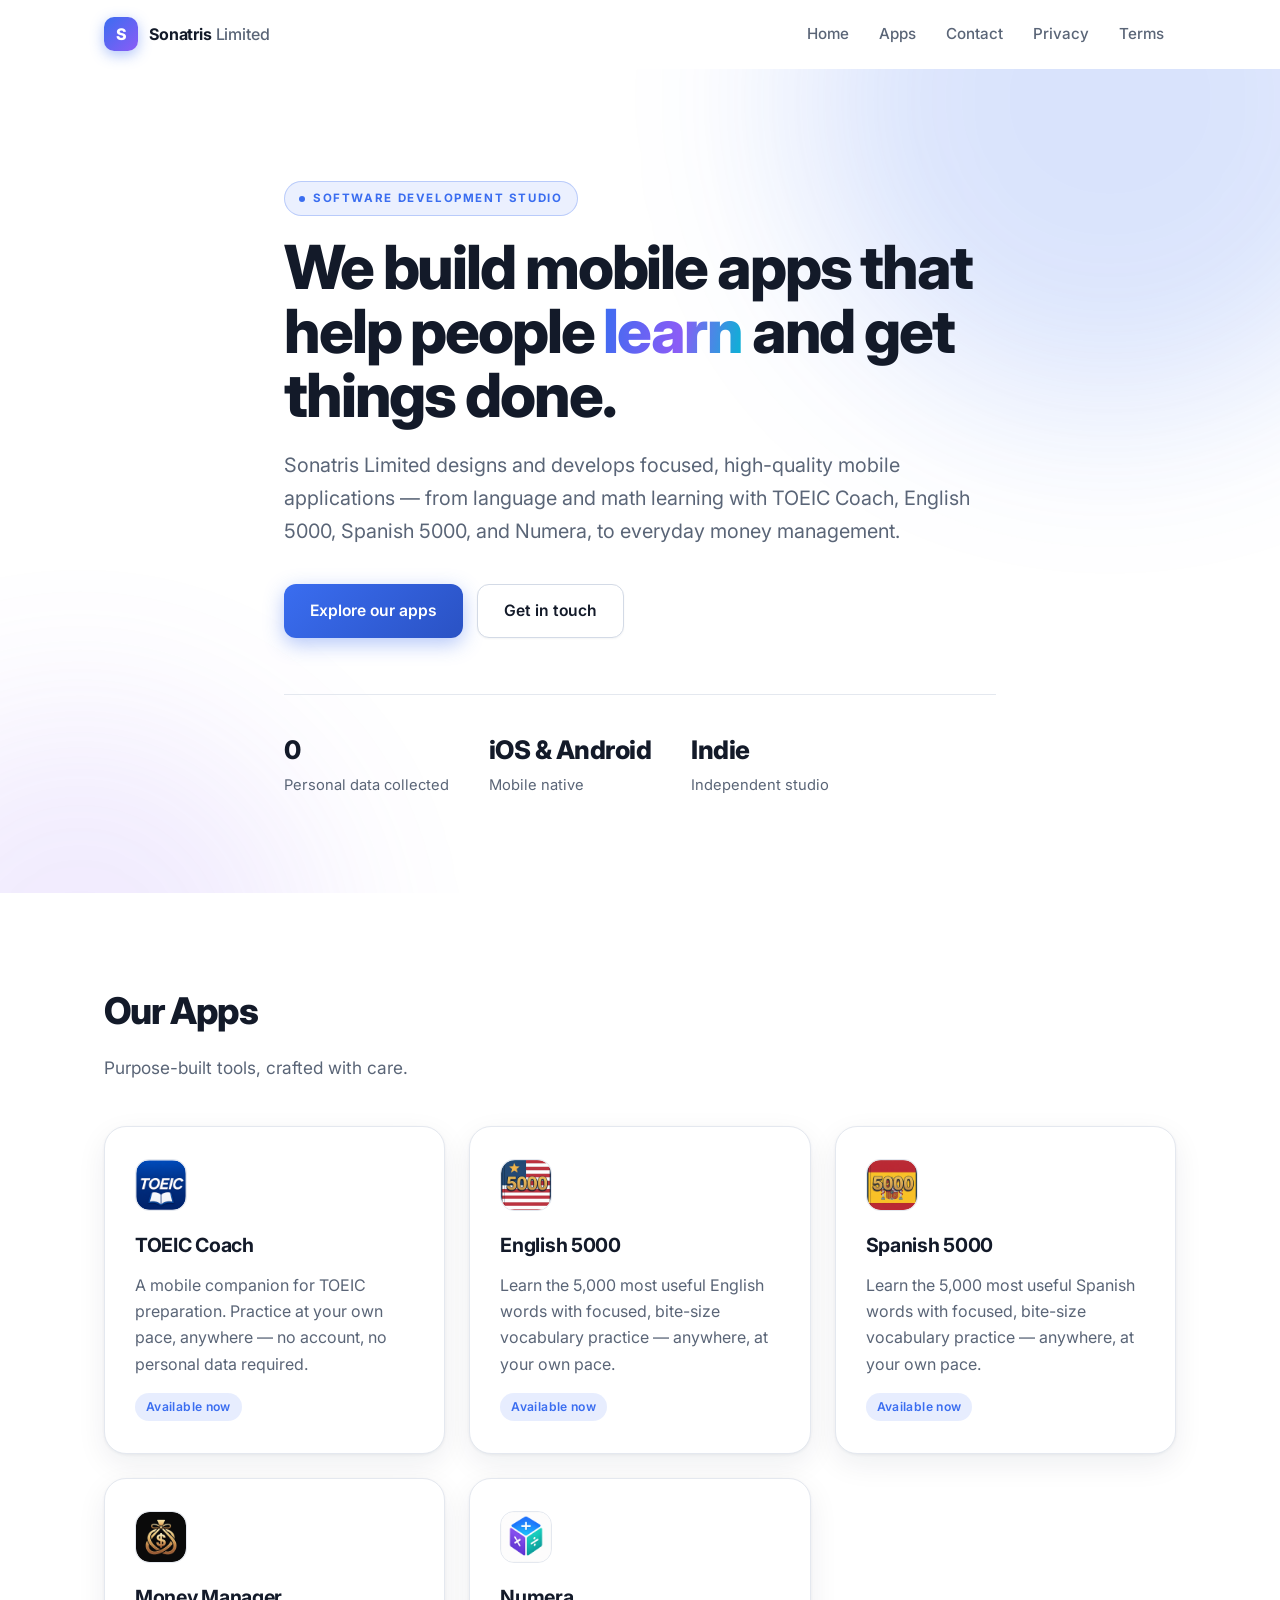
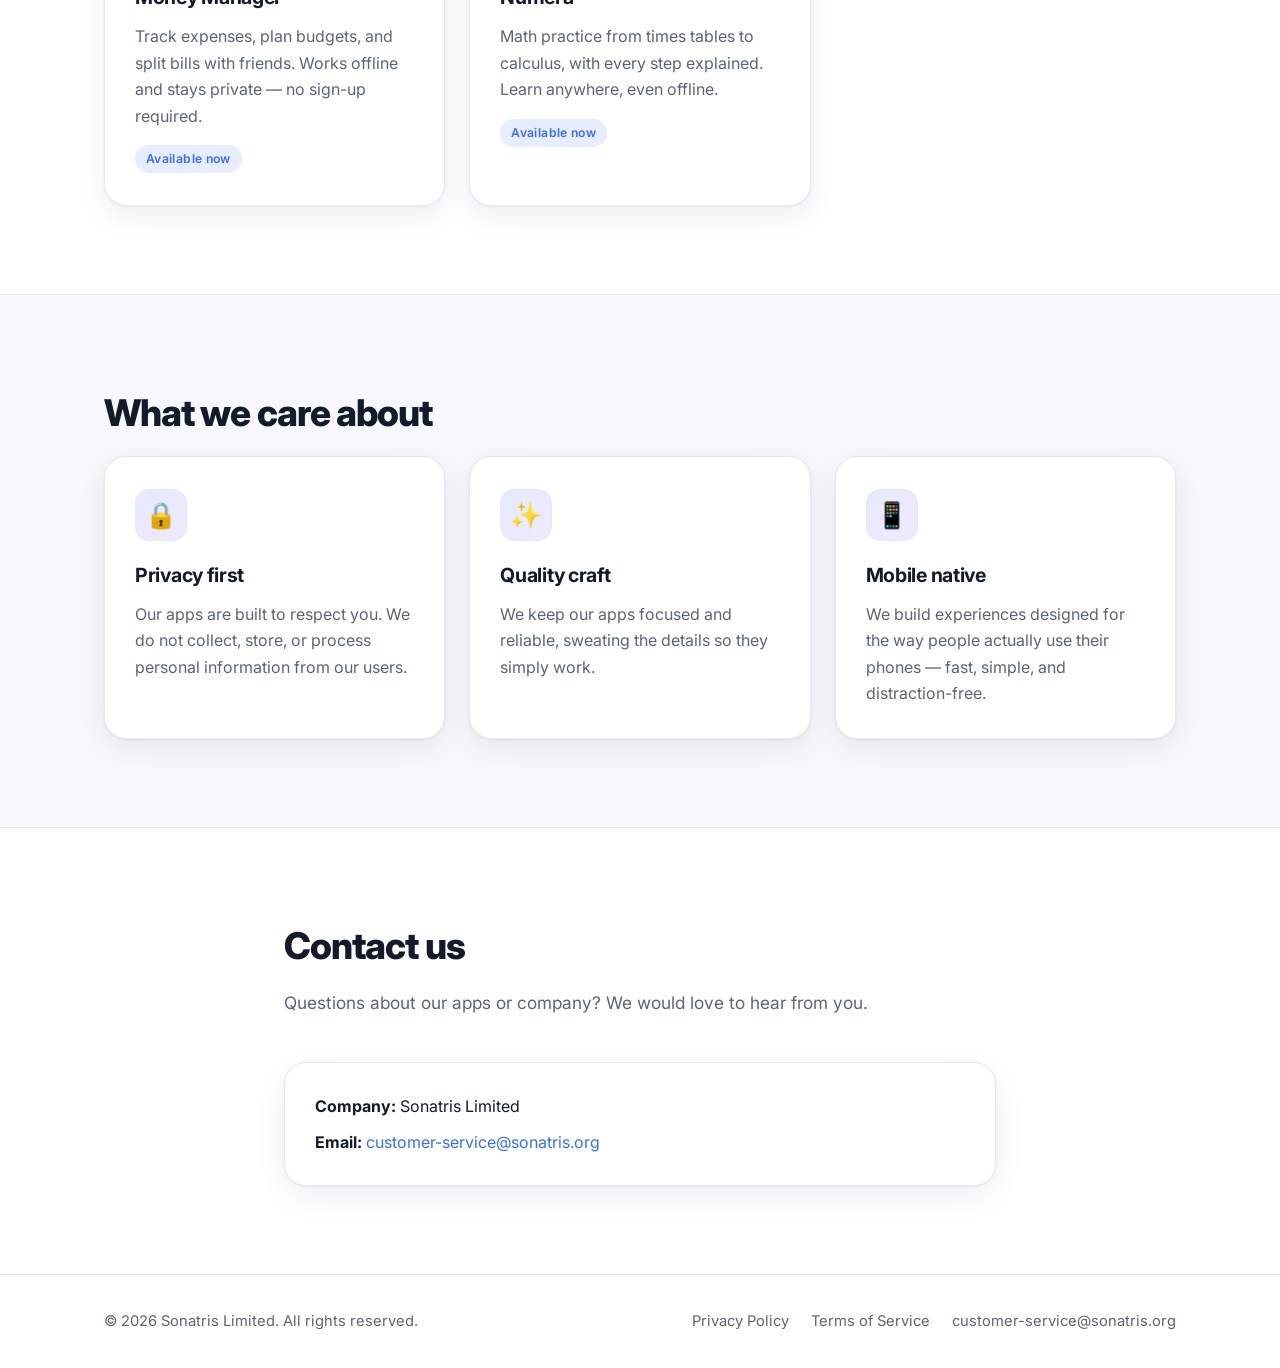
<file: index.html>
<!DOCTYPE html>
<html lang="en">
<head>
  <meta charset="UTF-8" />
  <meta name="viewport" content="width=device-width, initial-scale=1.0" />
  <title>Sonatris Limited — Software Development</title>
  <meta name="description" content="Sonatris Limited is a software development company building mobile applications, including TOEIC Coach, English 5000, Spanish 5000, Numera, and Money Manager." />
  <link rel="canonical" href="https://sonatris.org/" />
  <link rel="icon" href="data:image/svg+xml,<svg xmlns='http://www.w3.org/2000/svg' viewBox='0 0 100 100'><text y='.9em' font-size='90'>🎧</text></svg>" />
  <link rel="preconnect" href="https://fonts.googleapis.com" />
  <link rel="preconnect" href="https://fonts.gstatic.com" crossorigin />
  <link href="https://fonts.googleapis.com/css2?family=Inter:wght@400;500;600;700;800&display=swap" rel="stylesheet" />
  <link rel="stylesheet" href="styles.css" />
</head>
<body>
  <header class="site-header">
    <div class="container header-inner">
      <a class="brand" href="/">
        <span class="brand-mark">S</span>
        <span class="brand-name">Sonatris <span class="brand-light">Limited</span></span>
      </a>
      <nav class="site-nav">
        <a href="/">Home</a>
        <a href="#apps">Apps</a>
        <a href="#contact">Contact</a>
        <a href="/privacy">Privacy</a>
        <a href="/terms">Terms</a>
      </nav>
    </div>
  </header>

  <main>
    <section class="hero">
      <div class="container hero-inner">
        <p class="eyebrow">Software Development Studio</p>
        <h1>We build mobile apps that help people <span class="grad">learn</span> and get things done.</h1>
        <p class="lead">
          Sonatris Limited designs and develops focused, high-quality mobile
          applications — from language and math learning with TOEIC Coach,
          English 5000, Spanish 5000, and Numera, to everyday money management.
        </p>
        <div class="hero-actions">
          <a class="btn btn-primary" href="#apps">Explore our apps</a>
          <a class="btn btn-ghost" href="#contact">Get in touch</a>
        </div>
        <div class="stats">
          <div class="stat">
            <strong>0</strong>
            <span>Personal data collected</span>
          </div>
          <div class="stat">
            <strong>iOS &amp; Android</strong>
            <span>Mobile native</span>
          </div>
          <div class="stat">
            <strong>Indie</strong>
            <span>Independent studio</span>
          </div>
        </div>
      </div>
    </section>

    <section class="section" id="apps">
      <div class="container">
        <h2>Our Apps</h2>
        <p class="section-intro">Purpose-built tools, crafted with care.</p>
        <div class="cards">
          <article class="card reveal">
            <div class="card-icon card-icon-img">
              <img src="resources/TOEIC-512.png" alt="TOEIC Coach app icon" />
            </div>
            <h3>TOEIC Coach</h3>
            <p>
              A mobile companion for TOEIC preparation. Practice at your own
              pace, anywhere — no account, no personal data required.
            </p>
            <span class="card-tag">Available now</span>
          </article>
          <article class="card reveal">
            <div class="card-icon card-icon-img">
              <img src="resources/icon-english-256.png" alt="English 5000 app icon" />
            </div>
            <h3>English 5000</h3>
            <p>
              Learn the 5,000 most useful English words with focused,
              bite-size vocabulary practice — anywhere, at your own pace.
            </p>
            <span class="card-tag">Available now</span>
          </article>
          <article class="card reveal">
            <div class="card-icon card-icon-img">
              <img src="resources/icon-spanish-256.png" alt="Spanish 5000 app icon" />
            </div>
            <h3>Spanish 5000</h3>
            <p>
              Learn the 5,000 most useful Spanish words with focused,
              bite-size vocabulary practice — anywhere, at your own pace.
            </p>
            <span class="card-tag">Available now</span>
          </article>
          <article class="card reveal">
            <div class="card-icon card-icon-img">
              <img src="resources/icon-money-manager-256.png" alt="Money Manager app icon" />
            </div>
            <h3>Money Manager</h3>
            <p>
              Track expenses, plan budgets, and split bills with friends.
              Works offline and stays private — no sign-up required.
            </p>
            <span class="card-tag">Available now</span>
          </article>
          <article class="card reveal">
            <div class="card-icon card-icon-img">
              <img src="resources/icon-numera-256.png" alt="Numera app icon" />
            </div>
            <h3>Numera</h3>
            <p>
              Math practice from times tables to calculus, with every step
              explained. Learn anywhere, even offline.
            </p>
            <span class="card-tag">Available now</span>
          </article>
        </div>
      </div>
    </section>

    <section class="section section-alt" id="values">
      <div class="container">
        <h2>What we care about</h2>
        <div class="cards">
          <article class="card reveal">
            <div class="card-icon">🔒</div>
            <h3>Privacy first</h3>
            <p>
              Our apps are built to respect you. We do not collect, store, or
              process personal information from our users.
            </p>
          </article>
          <article class="card reveal">
            <div class="card-icon">✨</div>
            <h3>Quality craft</h3>
            <p>
              We keep our apps focused and reliable, sweating the details so
              they simply work.
            </p>
          </article>
          <article class="card reveal">
            <div class="card-icon">📱</div>
            <h3>Mobile native</h3>
            <p>
              We build experiences designed for the way people actually use
              their phones — fast, simple, and distraction-free.
            </p>
          </article>
        </div>
      </div>
    </section>

    <section class="section" id="contact">
      <div class="container contact-inner">
        <h2>Contact us</h2>
        <p class="section-intro">
          Questions about our apps or company? We would love to hear from you.
        </p>
        <div class="contact-card reveal">
          <ul class="contact-list">
            <li><strong>Company:</strong> Sonatris Limited</li>
            <li>
              <strong>Email:</strong>
              <a href="mailto:customer-service@sonatris.org">customer-service@sonatris.org</a>
            </li>
          </ul>
        </div>
      </div>
    </section>
  </main>

  <footer class="site-footer">
    <div class="container footer-inner">
      <p>&copy; <span id="year">2026</span> Sonatris Limited. All rights reserved.</p>
      <nav class="footer-nav">
        <a href="/privacy">Privacy Policy</a>
        <a href="/terms">Terms of Service</a>
        <a href="mailto:customer-service@sonatris.org">customer-service@sonatris.org</a>
      </nav>
    </div>
  </footer>

  <script>
    document.getElementById('year').textContent = new Date().getFullYear();

    // Shadow the sticky header once the page scrolls.
    var header = document.querySelector('.site-header');
    var onScroll = function () {
      header.classList.toggle('is-stuck', window.scrollY > 8);
    };
    onScroll();
    window.addEventListener('scroll', onScroll, { passive: true });

    // Fade cards in as they enter the viewport.
    var revealables = document.querySelectorAll('.reveal');
    if ('IntersectionObserver' in window) {
      var observer = new IntersectionObserver(function (entries) {
        entries.forEach(function (entry, i) {
          if (!entry.isIntersecting) return;
          entry.target.style.transitionDelay = (i * 80) + 'ms';
          entry.target.classList.add('is-visible');
          observer.unobserve(entry.target);
        });
      }, { rootMargin: '0px 0px -10% 0px' });
      revealables.forEach(function (el) { observer.observe(el); });
    } else {
      revealables.forEach(function (el) { el.classList.add('is-visible'); });
    }
  </script>
</body>
</html>
</file>
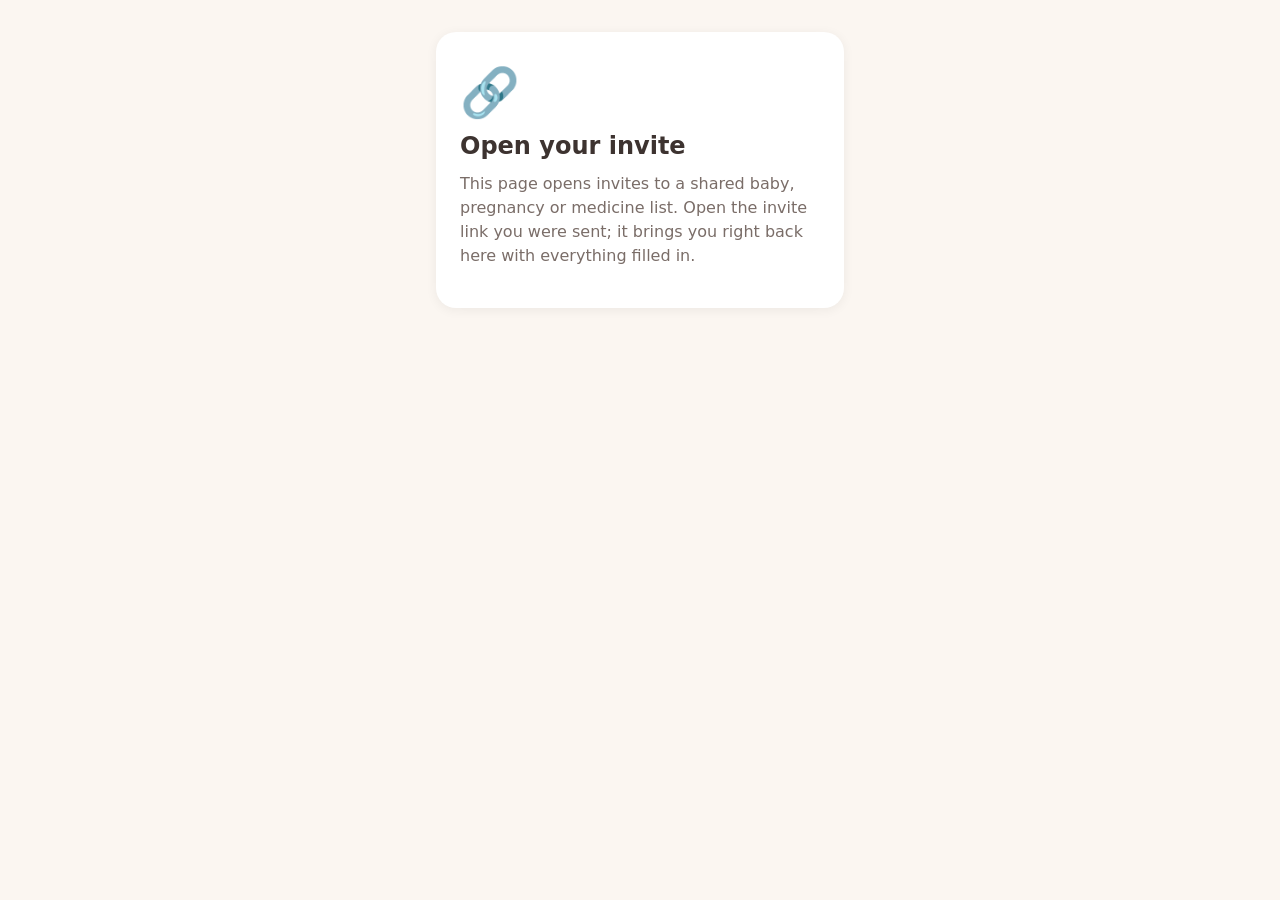
<file: join.html>
<!doctype html>
<html lang="en">
<head>
  <meta charset="utf-8">
  <meta name="viewport" content="width=device-width, initial-scale=1">
  <title>Join a share</title>
  <!--
    The join page for shared files: My Pregnancy's partner sharing, My
    Medicines' carer sharing and Baby Tracker's family sharing. Host it as a static page (e.g. GitHub Pages)
    at PARTNER_JOIN_URL / SHARE_JOIN_URL. The invite link is
    <this page>?app=<pregnancy|medicine|baby>&f=<fileId> (no app: pregnancy;
    no app and no file: a neutral "Open your invite").

    The app uses the drive.file scope, so it can only open a file the
    other person picked here once in the Google file picker. The picker
    shows only the shared file; then the page returns to the app with
    <scheme>://join?f=<fileId>.

    Each app has its own Google Cloud project (so the sign-in screen shows
    that app's name and logo). Fill in per app, in APPS below, from the
    project that the app's sign-in uses:
      clientId  OAuth client id of type "Web application", with this page's
                origin under "Authorized JavaScript origins" (the same id as
                GOOGLE_SERVER_CLIENT_ID in release/<app>.json)
      apiKey    API key restricted to the Google Picker API and this origin
      appId     the project number
    The picker grants drive.file access to the project given by appId, so it
    must be the app's own project or the app can't open the picked file.
  -->
  <style>
    :root { --bg: #fbf6f1; --card: #ffffff; --text: #3d3330; --muted: #7a6d68; --accent: #8fae9a; --accent-dark: #5f8a6f; }
    @media (prefers-color-scheme: dark) {
      :root { --bg: #1f1b1a; --card: #2a2524; --text: #f3ece8; --muted: #b8aca6; --accent: #8fae9a; --accent-dark: #a9c8b3; }
    }
    * { box-sizing: border-box; }
    body { margin: 0; background: var(--bg); color: var(--text); font: 16px/1.5 system-ui, -apple-system, "Segoe UI", Roboto, sans-serif; }
    main { max-width: 440px; margin: 0 auto; padding: 32px 16px; }
    .card { background: var(--card); border-radius: 20px; padding: 24px; box-shadow: 0 2px 12px rgba(0,0,0,.06); }
    h1 { font-size: 1.5rem; margin: 0 0 8px; }
    p { margin: 0 0 16px; color: var(--muted); }
    ol { padding-inline-start: 20px; color: var(--muted); }
    button, .button { display: block; width: 100%; padding: 14px; border: 0; border-radius: 999px; background: var(--accent-dark); color: #fff; font: inherit; font-weight: 700; text-align: center; text-decoration: none; cursor: pointer; }
    button.secondary, .button.secondary { background: transparent; color: var(--accent-dark); border: 2px solid var(--accent); margin-top: 12px; }
    button:disabled { opacity: .5; }
    #error { color: #b3261e; display: none; }
    [hidden] { display: none !important; }
  </style>
</head>
<body>
<main>
  <div class="card">
    <div id="emoji" style="font-size:48px">🔗</div>
    <h1 id="title">Open your invite</h1>
    <p id="intro">This page opens invites to a shared baby, pregnancy or medicine list. Open the invite link you were sent; it brings you right back here with everything filled in.</p>
    <ol id="steps" hidden>
      <li>Install <span class="name">My Pregnancy</span> if you haven't yet.</li>
      <li>Sign in with the Google account the invite was sent to.</li>
      <li>Tap <b>Select</b> on the shared file. That's the only file the app can open.</li>
    </ol>
    <p id="error"></p>
    <button id="join" disabled hidden>Sign in and join</button>
    <a id="install" hidden class="button secondary" href="https://play.google.com/store/apps/details?id=com.sonatris.pregnancy_tracker">Install <span class="name">My Pregnancy</span></a>
  </div>
</main>
<script>
  const SCOPE = 'https://www.googleapis.com/auth/drive.file';

  const APPS = {
    pregnancy: {
      name: 'My Pregnancy', scheme: 'pregnancy', package: 'com.sonatris.pregnancy_tracker', emoji: '🤍',
      title: 'Join the shared pregnancy',
      intro: "Your partner invited you to follow along in My Pregnancy. You'll see the week, the baby's journey, appointments, checklists and baby names.",
      who: 'your partner',
      clientId: '969664634650-i7ntol61plov749an3nsl8nr9bchboh9.apps.googleusercontent.com',
      apiKey: 'AIzaSyAo2QYwpfTZwGIeJRCzdl9ovUIyVaSOZGg',
      appId: '969664634650',
    },
    medicine: {
      name: 'My Medicines', scheme: 'medicine', package: 'com.sonatris.medicine_tracker', emoji: '💊',
      title: 'Follow shared medicines',
      intro: "Someone invited you to follow their medicines in My Medicines. You'll both see the medicines, the doses taken and the stock, and both can change them.",
      who: 'the person who invited you',
      clientId: '504766791447-rq72ur9nohlv6369nirgguuiqpkngj9s.apps.googleusercontent.com',
      apiKey: 'AIzaSyDHxJ0Uw5Zzb3ZcZW7vz0CufMpTCL91gDo',
      appId: '504766791447',
    },
    baby: {
      name: 'Baby Tracker', scheme: 'baby', package: 'com.sonatris.baby_tracker', emoji: '🍼',
      title: 'Join the shared baby',
      intro: "You've been invited to follow a baby in Baby Tracker. You'll see the feeds, sleep, diapers and growth, and can log them too.",
      who: 'the person who invited you',
      clientId: '29522439533-55f5q2u5blleeh853cut7fqqimqpsdno.apps.googleusercontent.com',
      apiKey: 'AIzaSyDQ7sC6xC4guWAu9UNyyQjHbNCJwGya55U',
      appId: '29522439533',
    },
  };
  const params = new URLSearchParams(location.search);
  const fileId = params.get('f');
  // My Pregnancy's invite links have no app= (they came first). Without an
  // app and a file, the page stays on "Open your invite".
  const app = APPS[params.get('app')] || (fileId ? APPS.pregnancy : null);
  if (!app) {
    window.gisLoaded = window.gapiLoaded = () => {};
    throw new Error('no invite in this link');
  }
  const PACKAGE = app.package;
  for (const id of ['steps', 'join', 'install']) document.getElementById(id).hidden = false;

  document.title = app.title;
  document.getElementById('emoji').textContent = app.emoji;
  document.getElementById('title').textContent = app.title;
  document.getElementById('intro').textContent = app.intro;
  document.querySelectorAll('.name').forEach((e) => { e.textContent = app.name; });
  document.getElementById('install').href = 'https://play.google.com/store/apps/details?id=' + PACKAGE;
  const join = document.getElementById('join');
  const error = document.getElementById('error');

  function fail(message) {
    error.textContent = message;
    error.style.display = 'block';
  }

  // Android opens the app through an intent link, or the Play Store when
  // it isn't installed.
  function openApp(id) {
    const query = 'join?f=' + encodeURIComponent(id);
    if (/Android/i.test(navigator.userAgent)) {
      const store = 'https://play.google.com/store/apps/details?id=' + PACKAGE;
      location.href = 'intent://' + query + '#Intent;scheme=' + app.scheme + ';package=' + PACKAGE +
        ';S.browser_fallback_url=' + encodeURIComponent(store) + ';end';
    } else {
      location.href = app.scheme + '://' + query;
    }
  }

  let gisReady = false, pickerReady = false;
  function ready() {
    if (gisReady && pickerReady && fileId) join.disabled = false;
  }
  if (!fileId) fail('This link is incomplete. Ask ' + app.who + ' to send the invite again.');

  window.gisLoaded = () => { gisReady = true; ready(); };
  window.gapiLoaded = () => gapi.load('picker', () => { pickerReady = true; ready(); });

  join.addEventListener('click', () => {
    const client = google.accounts.oauth2.initTokenClient({
      client_id: app.clientId,
      scope: SCOPE,
      callback: (response) => {
        if (response.error) return fail('Sign-in did not work. Please try again.');
        showPicker(response.access_token);
      },
    });
    client.requestAccessToken({ prompt: 'select_account' });
  });

  function showPicker(token) {
    const view = new google.picker.DocsView(google.picker.ViewId.DOCS).setFileIds(fileId).setMode(google.picker.DocsViewMode.LIST);
    const picker = new google.picker.PickerBuilder()
      .setAppId(app.appId)
      .setDeveloperKey(app.apiKey)
      .setOAuthToken(token)
      .addView(view)
      .enableFeature(google.picker.Feature.NAV_HIDDEN)
      .setCallback((data) => {
        const action = data[google.picker.Response.ACTION];
        if (action === google.picker.Action.PICKED) {
          openApp(data[google.picker.Response.DOCUMENTS][0][google.picker.Document.ID]);
        } else if (action === google.picker.Action.CANCEL) {
          fail("No file was selected. If the list was empty, sign in with the Google account the invite was sent to.");
        }
      })
      .build();
    picker.setVisible(true);
  }
</script>
<script async defer src="https://accounts.google.com/gsi/client" onload="gisLoaded()"></script>
<script async defer src="https://apis.google.com/js/api.js" onload="gapiLoaded()"></script>
</body>
</html>
</file>
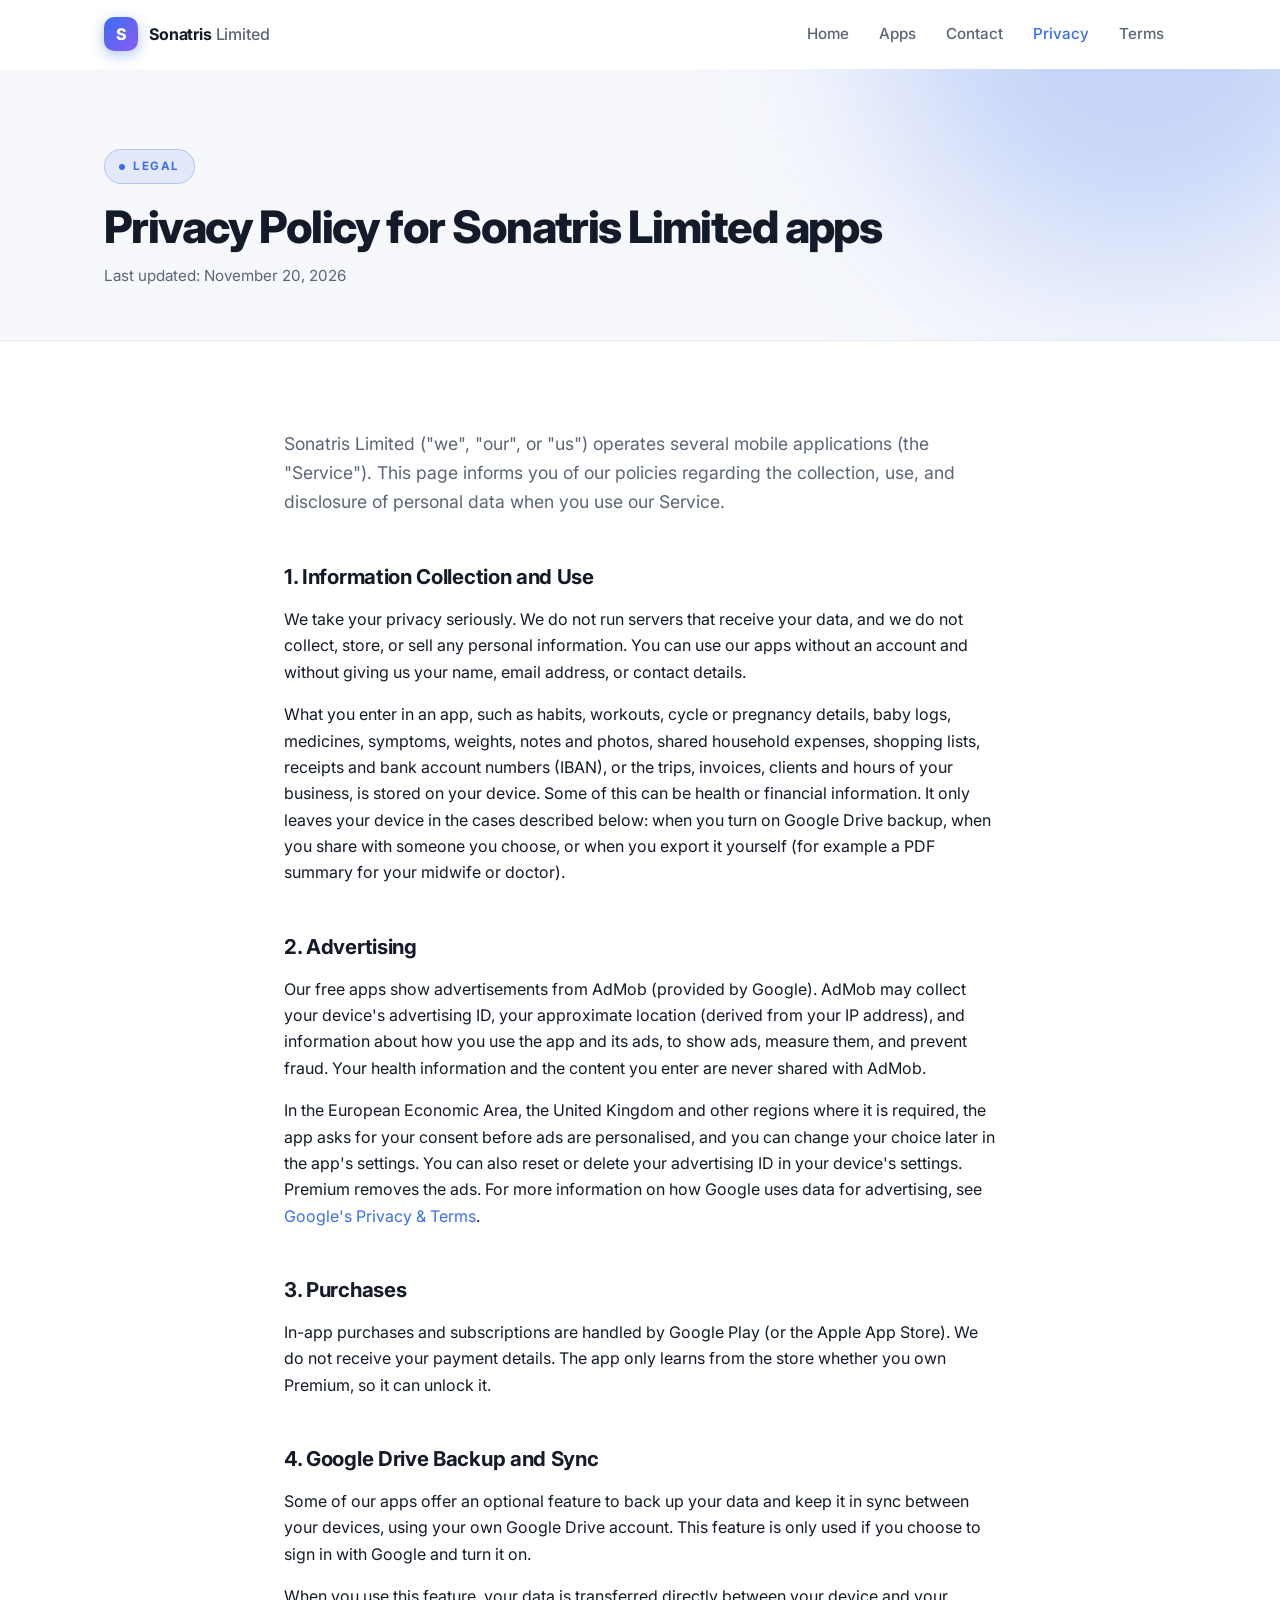
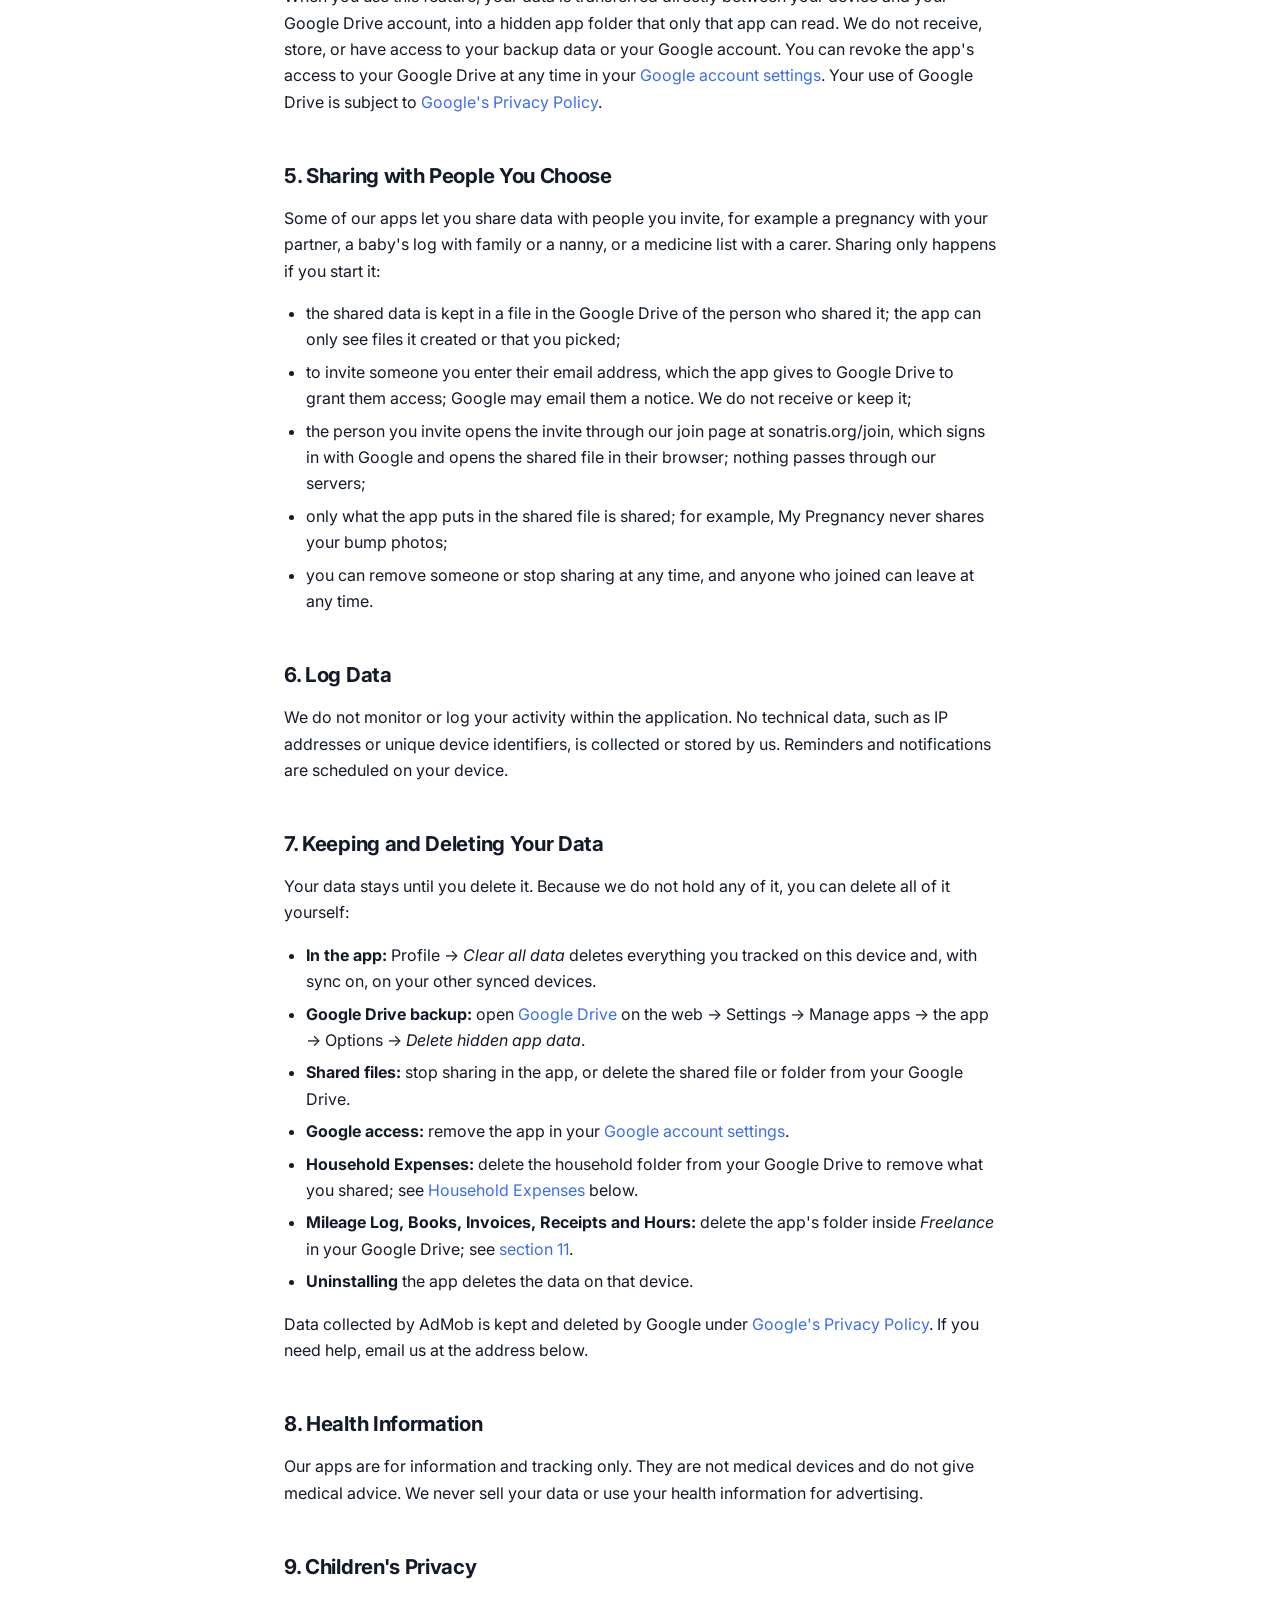
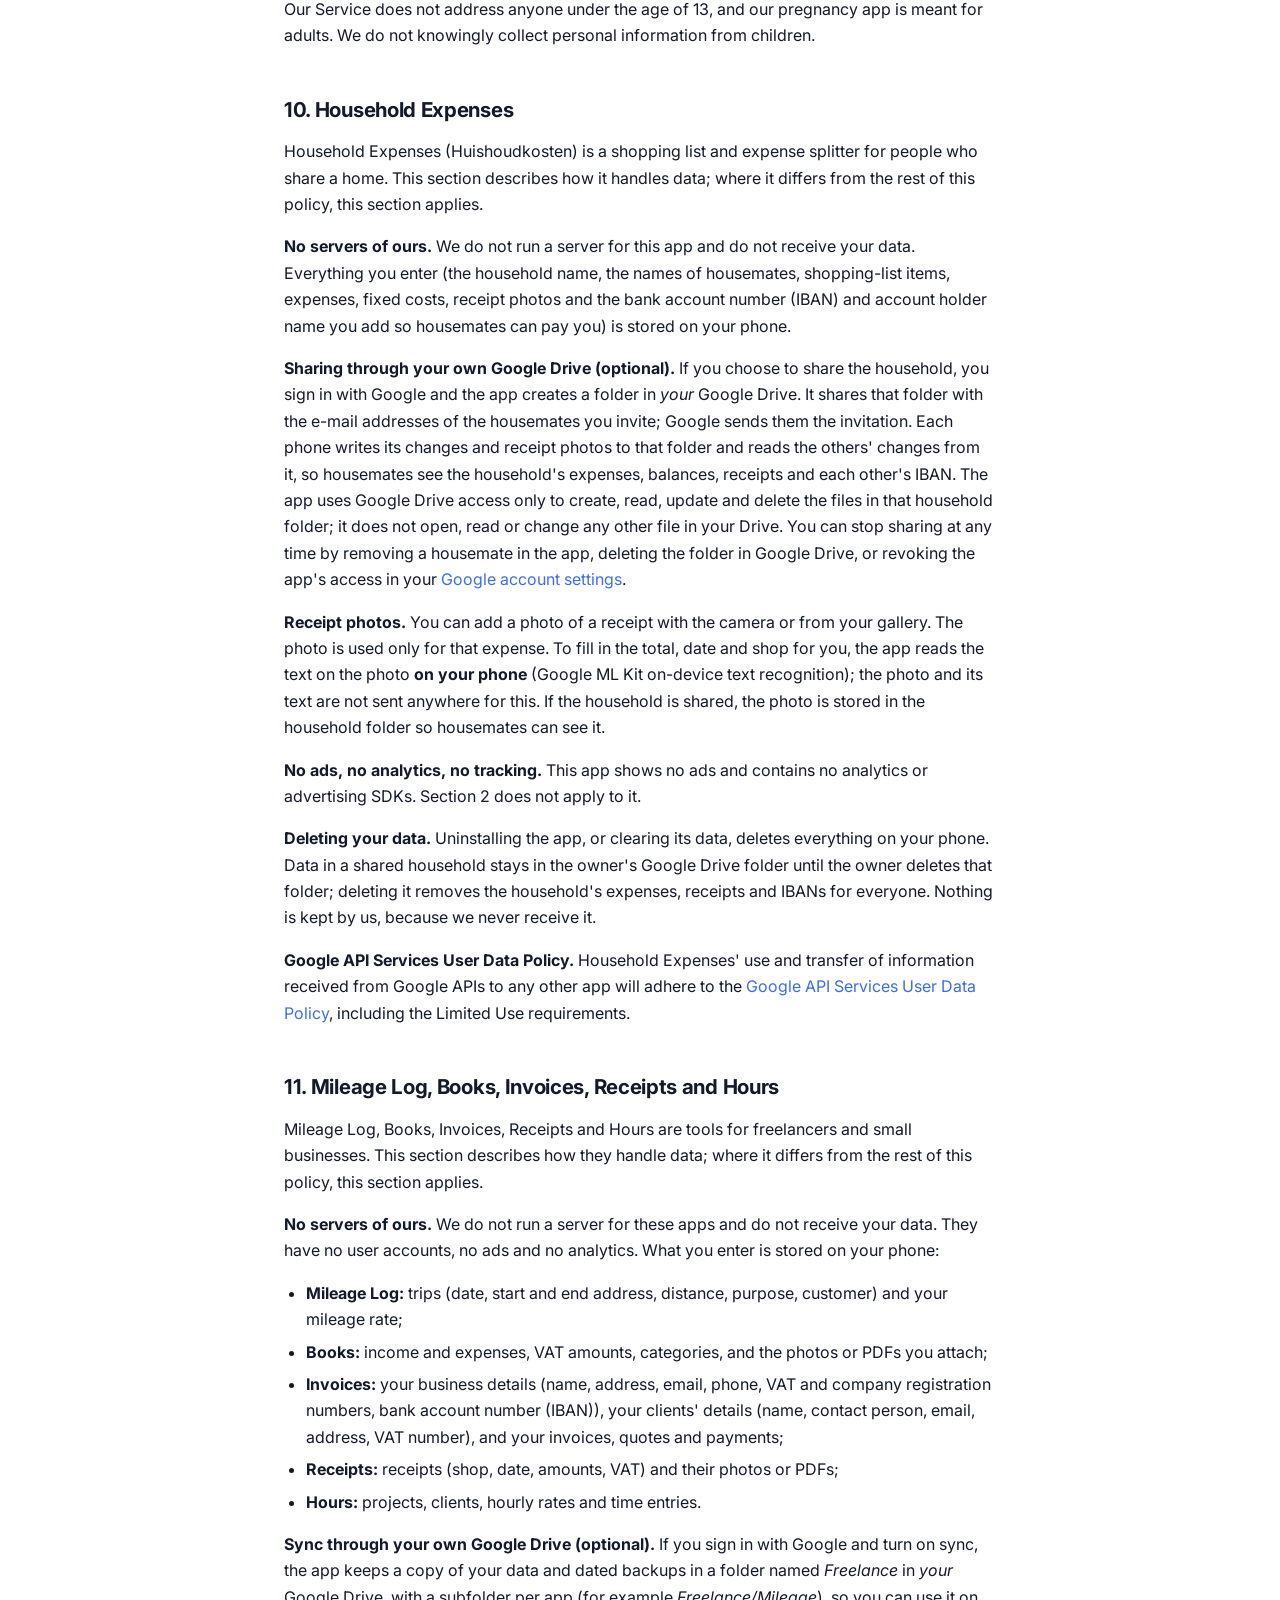
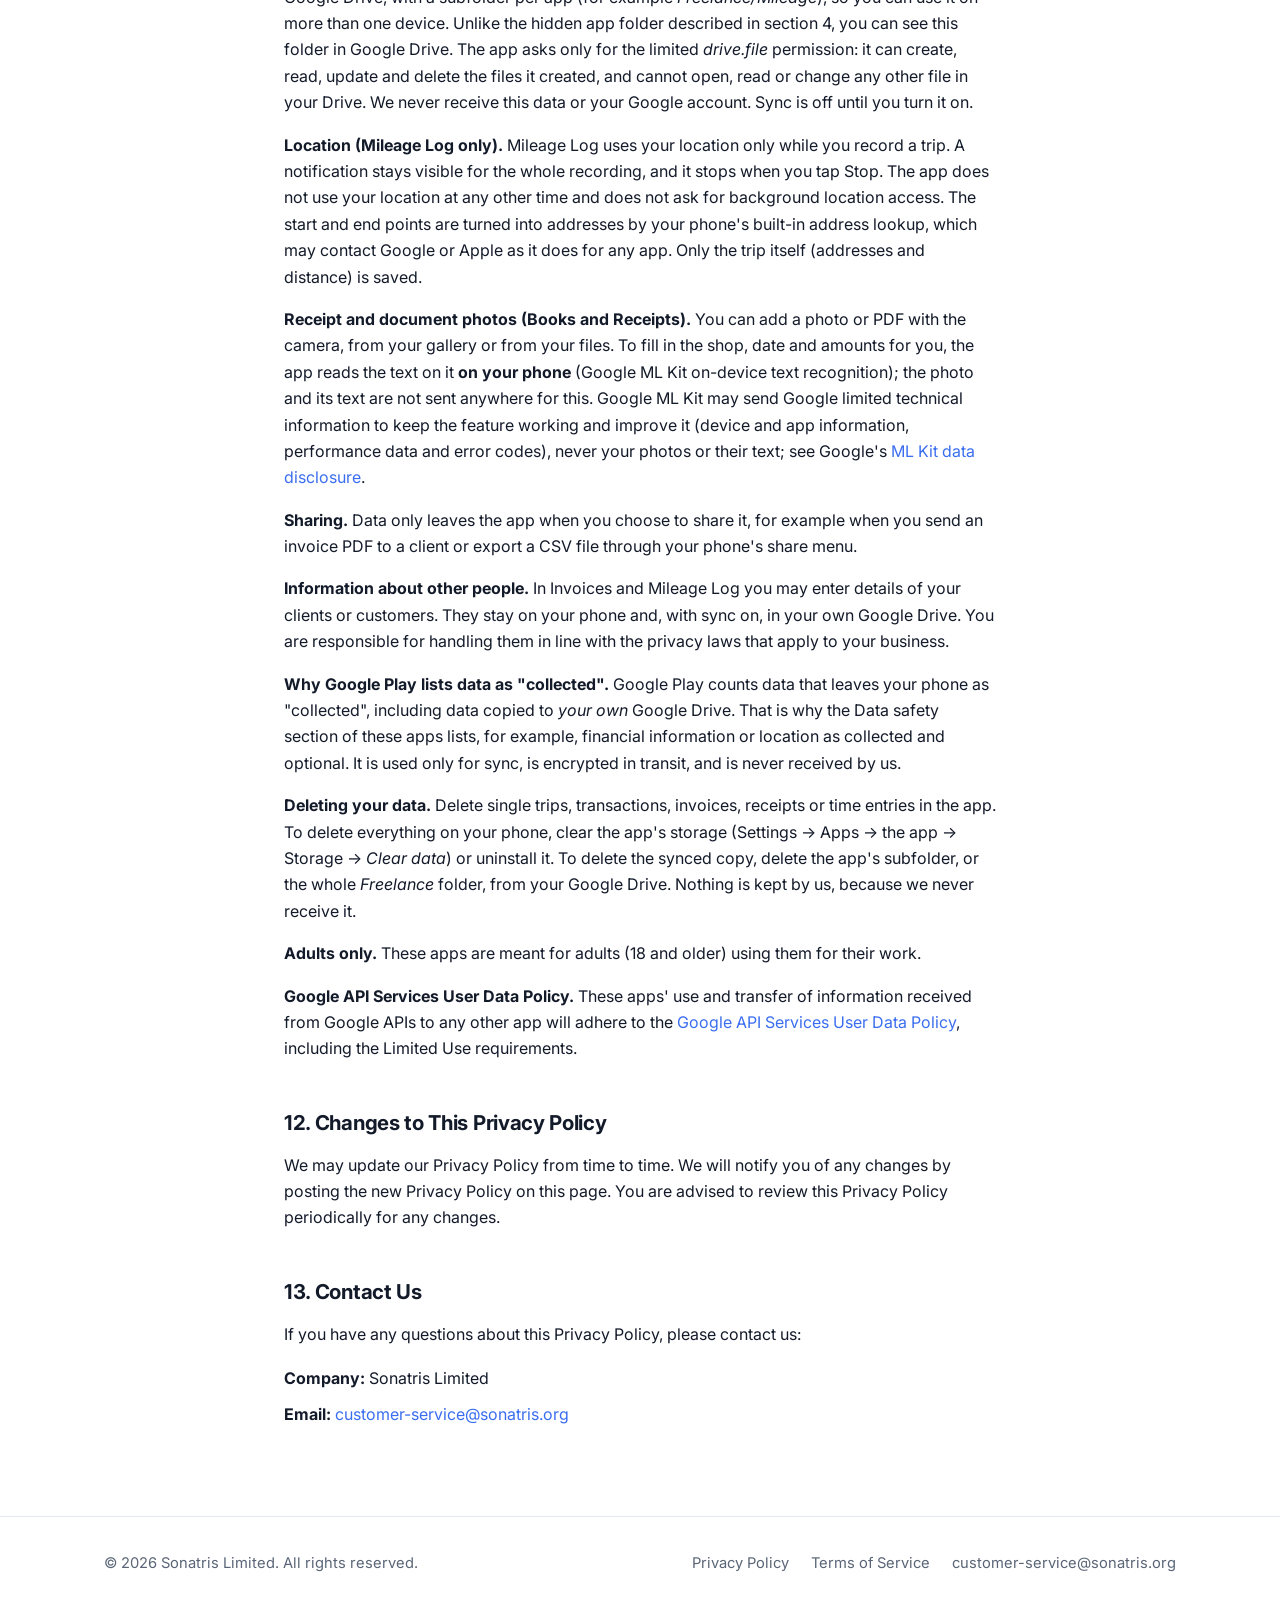
<file: privacy.html>
<!DOCTYPE html>
<html lang="en">
<head>
  <meta charset="UTF-8" />
  <meta name="viewport" content="width=device-width, initial-scale=1.0" />
  <title>Privacy Policy — Sonatris Limited</title>
  <meta name="description" content="Privacy Policy for Sonatris Limited apps" />
  <link rel="canonical" href="https://sonatris.org/privacy" />
  <link rel="icon" href="data:image/svg+xml,<svg xmlns='http://www.w3.org/2000/svg' viewBox='0 0 100 100'><text y='.9em' font-size='90'>🎧</text></svg>" />
  <link rel="preconnect" href="https://fonts.googleapis.com" />
  <link rel="preconnect" href="https://fonts.gstatic.com" crossorigin />
  <link href="https://fonts.googleapis.com/css2?family=Inter:wght@400;500;600;700;800&display=swap" rel="stylesheet" />
  <link rel="stylesheet" href="styles.css" />
</head>
<body>
  <header class="site-header">
    <div class="container header-inner">
      <a class="brand" href="/">
        <span class="brand-mark">S</span>
        <span class="brand-name">Sonatris <span class="brand-light">Limited</span></span>
      </a>
      <nav class="site-nav">
        <a href="/">Home</a>
        <a href="/#apps">Apps</a>
        <a href="/#contact">Contact</a>
        <a href="/privacy" aria-current="page">Privacy</a>
        <a href="/terms">Terms</a>
      </nav>
    </div>
  </header>

  <main>
    <section class="page-hero">
      <div class="container">
        <p class="eyebrow">Legal</p>
        <h1>Privacy Policy for Sonatris Limited apps</h1>
        <p class="updated">Last updated: November 20, 2026</p>
      </div>
    </section>

    <section class="section">
      <div class="container prose">
        <p>
          Sonatris Limited ("we", "our", or "us") operates several
          mobile applications (the "Service"). This page informs you of our
          policies regarding the collection, use, and disclosure of personal
          data when you use our Service.
        </p>

        <h2>1. Information Collection and Use</h2>
        <p>
          We take your privacy seriously. We do not run servers that receive
          your data, and we do not collect, store, or sell any personal
          information. You can use our apps without an account and without
          giving us your name, email address, or contact details.
        </p>
        <p>
          What you enter in an app, such as habits, workouts, cycle or
          pregnancy details, baby logs, medicines, symptoms, weights, notes and
          photos, shared household expenses, shopping lists, receipts and
          bank account numbers (IBAN), or the trips, invoices, clients and hours
          of your business, is stored on your device. Some of this
          can be health or financial information. It only leaves your device in the cases described below:
          when you turn on Google Drive backup, when you share with someone you
          choose, or when you export it yourself (for example a PDF summary for
          your midwife or doctor).
        </p>

        <h2>2. Advertising</h2>
        <p>
          Our free apps show advertisements from AdMob (provided by Google).
          AdMob may collect your device's advertising ID, your approximate
          location (derived from your IP address), and information about how
          you use the app and its ads, to show ads, measure them, and prevent
          fraud. Your health information and the content you enter are never
          shared with AdMob.
        </p>
        <p>
          In the European Economic Area, the United Kingdom and other regions
          where it is required, the app asks for your consent before ads are
          personalised, and you can change your choice later in the app's
          settings. You can also reset or delete your advertising ID in your
          device's settings. Premium removes the ads. For more information on
          how Google uses data for advertising, see
          <a href="https://policies.google.com/technologies/ads" target="_blank" rel="noopener noreferrer">Google's Privacy &amp; Terms</a>.
        </p>

        <h2>3. Purchases</h2>
        <p>
          In-app purchases and subscriptions are handled by Google Play (or the
          Apple App Store). We do not receive your payment details. The app
          only learns from the store whether you own Premium, so it can unlock
          it.
        </p>

        <h2>4. Google Drive Backup and Sync</h2>
        <p>
          Some of our apps offer an optional feature to back up your data and
          keep it in sync between your devices, using your own Google Drive
          account. This feature is only used if you choose to sign in with
          Google and turn it on.
        </p>
        <p>
          When you use this feature, your data is transferred directly between
          your device and your Google Drive account, into a hidden app folder
          that only that app can read. We do not receive, store, or have access
          to your backup data or your Google account. You can revoke the app's
          access to your Google Drive at any time in your
          <a href="https://myaccount.google.com/permissions" target="_blank" rel="noopener noreferrer">Google account settings</a>.
          Your use of Google Drive is subject to
          <a href="https://policies.google.com/privacy" target="_blank" rel="noopener noreferrer">Google's Privacy Policy</a>.
        </p>

        <h2>5. Sharing with People You Choose</h2>
        <p>
          Some of our apps let you share data with people you invite, for
          example a pregnancy with your partner, a baby's log with family or a
          nanny, or a medicine list with a carer. Sharing only happens if you
          start it:
        </p>
        <ul>
          <li>the shared data is kept in a file in the Google Drive of the person who shared it; the app can only see files it created or that you picked;</li>
          <li>to invite someone you enter their email address, which the app gives to Google Drive to grant them access; Google may email them a notice. We do not receive or keep it;</li>
          <li>the person you invite opens the invite through our join page at sonatris.org/join, which signs in with Google and opens the shared file in their browser; nothing passes through our servers;</li>
          <li>only what the app puts in the shared file is shared; for example, My Pregnancy never shares your bump photos;</li>
          <li>you can remove someone or stop sharing at any time, and anyone who joined can leave at any time.</li>
        </ul>

        <h2>6. Log Data</h2>
        <p>
          We do not monitor or log your activity within the application. No
          technical data, such as IP addresses or unique device identifiers, is
          collected or stored by us. Reminders and notifications are scheduled
          on your device.
        </p>

        <h2 id="delete">7. Keeping and Deleting Your Data</h2>
        <p>
          Your data stays until you delete it. Because we do not hold any of
          it, you can delete all of it yourself:
        </p>
        <ul>
          <li><strong>In the app:</strong> Profile &rarr; <em>Clear all data</em> deletes everything you tracked on this device and, with sync on, on your other synced devices.</li>
          <li><strong>Google Drive backup:</strong> open <a href="https://drive.google.com" target="_blank" rel="noopener noreferrer">Google Drive</a> on the web &rarr; Settings &rarr; Manage apps &rarr; the app &rarr; Options &rarr; <em>Delete hidden app data</em>.</li>
          <li><strong>Shared files:</strong> stop sharing in the app, or delete the shared file or folder from your Google Drive.</li>
          <li><strong>Google access:</strong> remove the app in your <a href="https://myaccount.google.com/permissions" target="_blank" rel="noopener noreferrer">Google account settings</a>.</li>
          <li><strong>Household Expenses:</strong> delete the household folder from your Google Drive to remove what you shared; see <a href="#household-expenses">Household Expenses</a> below.</li>
          <li><strong>Mileage Log, Books, Invoices, Receipts and Hours:</strong> delete the app's folder inside <em>Freelance</em> in your Google Drive; see <a href="#freelance-apps">section 11</a>.</li>
          <li><strong>Uninstalling</strong> the app deletes the data on that device.</li>
        </ul>
        <p>
          Data collected by AdMob is kept and deleted by Google under
          <a href="https://policies.google.com/privacy" target="_blank" rel="noopener noreferrer">Google's Privacy Policy</a>.
          If you need help, email us at the address below.
        </p>

        <h2>8. Health Information</h2>
        <p>
          Our apps are for information and tracking only. They are not medical
          devices and do not give medical advice. We never sell your data or
          use your health information for advertising.
        </p>

        <h2>9. Children's Privacy</h2>
        <p>
          Our Service does not address anyone under the age of 13, and our
          pregnancy app is meant for adults. We do not knowingly collect
          personal information from children.
        </p>

        <h2 id="household-expenses">10. Household Expenses</h2>
        <p>
          Household Expenses (Huishoudkosten) is a shopping list and expense
          splitter for people who share a home. This section describes how it
          handles data; where it differs from the rest of this policy, this
          section applies.
        </p>
        <p>
          <strong>No servers of ours.</strong> We do not run a server for this
          app and do not receive your data. Everything you enter (the household
          name, the names of housemates, shopping-list items, expenses, fixed
          costs, receipt photos and the bank account number (IBAN) and account
          holder name you add so housemates can pay you) is stored on your phone.
        </p>
        <p>
          <strong>Sharing through your own Google Drive (optional).</strong> If
          you choose to share the household, you sign in with Google and the app
          creates a folder in <em>your</em> Google Drive. It shares that folder
          with the e-mail addresses of the housemates you invite; Google sends
          them the invitation. Each phone writes its changes and receipt photos
          to that folder and reads the others' changes from it, so housemates
          see the household's expenses, balances, receipts and each other's
          IBAN. The app uses Google Drive access only to create, read, update
          and delete the files in that household folder; it does not open, read
          or change any other file in your Drive. You can stop sharing at any
          time by removing a housemate in the app, deleting the folder in Google
          Drive, or revoking the app's access in your
          <a href="https://myaccount.google.com/permissions" target="_blank" rel="noopener noreferrer">Google account settings</a>.
        </p>
        <p>
          <strong>Receipt photos.</strong> You can add a photo of a receipt with
          the camera or from your gallery. The photo is used only for that
          expense. To fill in the total, date and shop for you, the app reads
          the text on the photo <strong>on your phone</strong> (Google ML Kit
          on-device text recognition); the photo and its text are not sent
          anywhere for this. If the household is shared, the photo is stored in
          the household folder so housemates can see it.
        </p>
        <p>
          <strong>No ads, no analytics, no tracking.</strong> This app shows no
          ads and contains no analytics or advertising SDKs. Section 2 does not
          apply to it.
        </p>
        <p>
          <strong>Deleting your data.</strong> Uninstalling the app, or clearing
          its data, deletes everything on your phone. Data in a shared household
          stays in the owner's Google Drive folder until the owner deletes that
          folder; deleting it removes the household's expenses, receipts and
          IBANs for everyone. Nothing is kept by us, because we never receive it.
        </p>
        <p>
          <strong>Google API Services User Data Policy.</strong> Household
          Expenses' use and transfer of information received from Google APIs to
          any other app will adhere to the
          <a href="https://developers.google.com/terms/api-services-user-data-policy" target="_blank" rel="noopener noreferrer">Google API Services User Data Policy</a>,
          including the Limited Use requirements.
        </p>

        <h2 id="freelance-apps">11. Mileage Log, Books, Invoices, Receipts and Hours</h2>
        <p>
          Mileage Log, Books, Invoices, Receipts and Hours are tools for
          freelancers and small businesses. This section describes how they
          handle data; where it differs from the rest of this policy, this
          section applies.
        </p>
        <p>
          <strong>No servers of ours.</strong> We do not run a server for these
          apps and do not receive your data. They have no user accounts, no ads
          and no analytics. What you enter is stored on your phone:
        </p>
        <ul>
          <li><strong>Mileage Log:</strong> trips (date, start and end address, distance, purpose, customer) and your mileage rate;</li>
          <li><strong>Books:</strong> income and expenses, VAT amounts, categories, and the photos or PDFs you attach;</li>
          <li><strong>Invoices:</strong> your business details (name, address, email, phone, VAT and company registration numbers, bank account number (IBAN)), your clients' details (name, contact person, email, address, VAT number), and your invoices, quotes and payments;</li>
          <li><strong>Receipts:</strong> receipts (shop, date, amounts, VAT) and their photos or PDFs;</li>
          <li><strong>Hours:</strong> projects, clients, hourly rates and time entries.</li>
        </ul>
        <p>
          <strong>Sync through your own Google Drive (optional).</strong> If you
          sign in with Google and turn on sync, the app keeps a copy of your
          data and dated backups in a folder named <em>Freelance</em> in
          <em>your</em> Google Drive, with a subfolder per app (for example
          <em>Freelance/Mileage</em>), so you can use it on more than one
          device. Unlike the hidden app folder described in section 4, you can
          see this folder in Google Drive. The app asks only for the limited
          <em>drive.file</em> permission: it can create, read, update and delete
          the files it created, and cannot open, read or change any other file
          in your Drive. We never receive this data or your Google account.
          Sync is off until you turn it on.
        </p>
        <p>
          <strong>Location (Mileage Log only).</strong> Mileage Log uses your
          location only while you record a trip. A notification stays visible
          for the whole recording, and it stops when you tap Stop. The app does
          not use your location at any other time and does not ask for
          background location access. The start and end points are turned into
          addresses by your phone's built-in address lookup, which may contact
          Google or Apple as it does for any app. Only the trip itself
          (addresses and distance) is saved.
        </p>
        <p>
          <strong>Receipt and document photos (Books and Receipts).</strong> You
          can add a photo or PDF with the camera, from your gallery or from your
          files. To fill in the shop, date and amounts for you, the app reads the
          text on it <strong>on your phone</strong> (Google ML Kit on-device text
          recognition); the photo and its text are not sent anywhere for this.
          Google ML Kit may send Google limited technical information to keep the
          feature working and improve it (device and app information,
          performance data and error codes), never your photos or their text;
          see Google's
          <a href="https://developers.google.com/ml-kit/android-data-disclosure" target="_blank" rel="noopener noreferrer">ML Kit data disclosure</a>.
        </p>
        <p>
          <strong>Sharing.</strong> Data only leaves the app when you choose to
          share it, for example when you send an invoice PDF to a client or
          export a CSV file through your phone's share menu.
        </p>
        <p>
          <strong>Information about other people.</strong> In Invoices and
          Mileage Log you may enter details of your clients or customers. They
          stay on your phone and, with sync on, in your own Google Drive. You are
          responsible for handling them in line with the privacy laws that apply
          to your business.
        </p>
        <p>
          <strong>Why Google Play lists data as "collected".</strong> Google Play
          counts data that leaves your phone as "collected", including data
          copied to <em>your own</em> Google Drive. That is why the Data safety
          section of these apps lists, for example, financial information or
          location as collected and optional. It is used only for sync, is
          encrypted in transit, and is never received by us.
        </p>
        <p>
          <strong>Deleting your data.</strong> Delete single trips,
          transactions, invoices, receipts or time entries in the app. To delete
          everything on your phone, clear the app's storage (Settings &rarr;
          Apps &rarr; the app &rarr; Storage &rarr; <em>Clear data</em>) or
          uninstall it. To delete the synced copy, delete the app's subfolder,
          or the whole <em>Freelance</em> folder, from your Google Drive.
          Nothing is kept by us, because we never receive it.
        </p>
        <p>
          <strong>Adults only.</strong> These apps are meant for adults (18 and
          older) using them for their work.
        </p>
        <p>
          <strong>Google API Services User Data Policy.</strong> These apps' use
          and transfer of information received from Google APIs to any other app
          will adhere to the
          <a href="https://developers.google.com/terms/api-services-user-data-policy" target="_blank" rel="noopener noreferrer">Google API Services User Data Policy</a>,
          including the Limited Use requirements.
        </p>

        <h2>12. Changes to This Privacy Policy</h2>
        <p>
          We may update our Privacy Policy from time to time. We will notify you
          of any changes by posting the new Privacy Policy on this page. You are
          advised to review this Privacy Policy periodically for any changes.
        </p>

        <h2>13. Contact Us</h2>
        <p>If you have any questions about this Privacy Policy, please contact us:</p>
        <ul class="contact-list">
          <li><strong>Company:</strong> Sonatris Limited</li>
          <li>
            <strong>Email:</strong>
            <a href="mailto:customer-service@sonatris.org">customer-service@sonatris.org</a>
          </li>
        </ul>
      </div>
    </section>
  </main>

  <footer class="site-footer">
    <div class="container footer-inner">
      <p>&copy; <span id="year">2026</span> Sonatris Limited. All rights reserved.</p>
      <nav class="footer-nav">
        <a href="/privacy">Privacy Policy</a>
        <a href="/terms">Terms of Service</a>
        <a href="mailto:customer-service@sonatris.org">customer-service@sonatris.org</a>
      </nav>
    </div>
  </footer>

  <script>
    document.getElementById('year').textContent = new Date().getFullYear();

    // Shadow the sticky header once the page scrolls.
    var header = document.querySelector('.site-header');
    var onScroll = function () {
      header.classList.toggle('is-stuck', window.scrollY > 8);
    };
    onScroll();
    window.addEventListener('scroll', onScroll, { passive: true });
  </script>
</body>
</html>
</file>
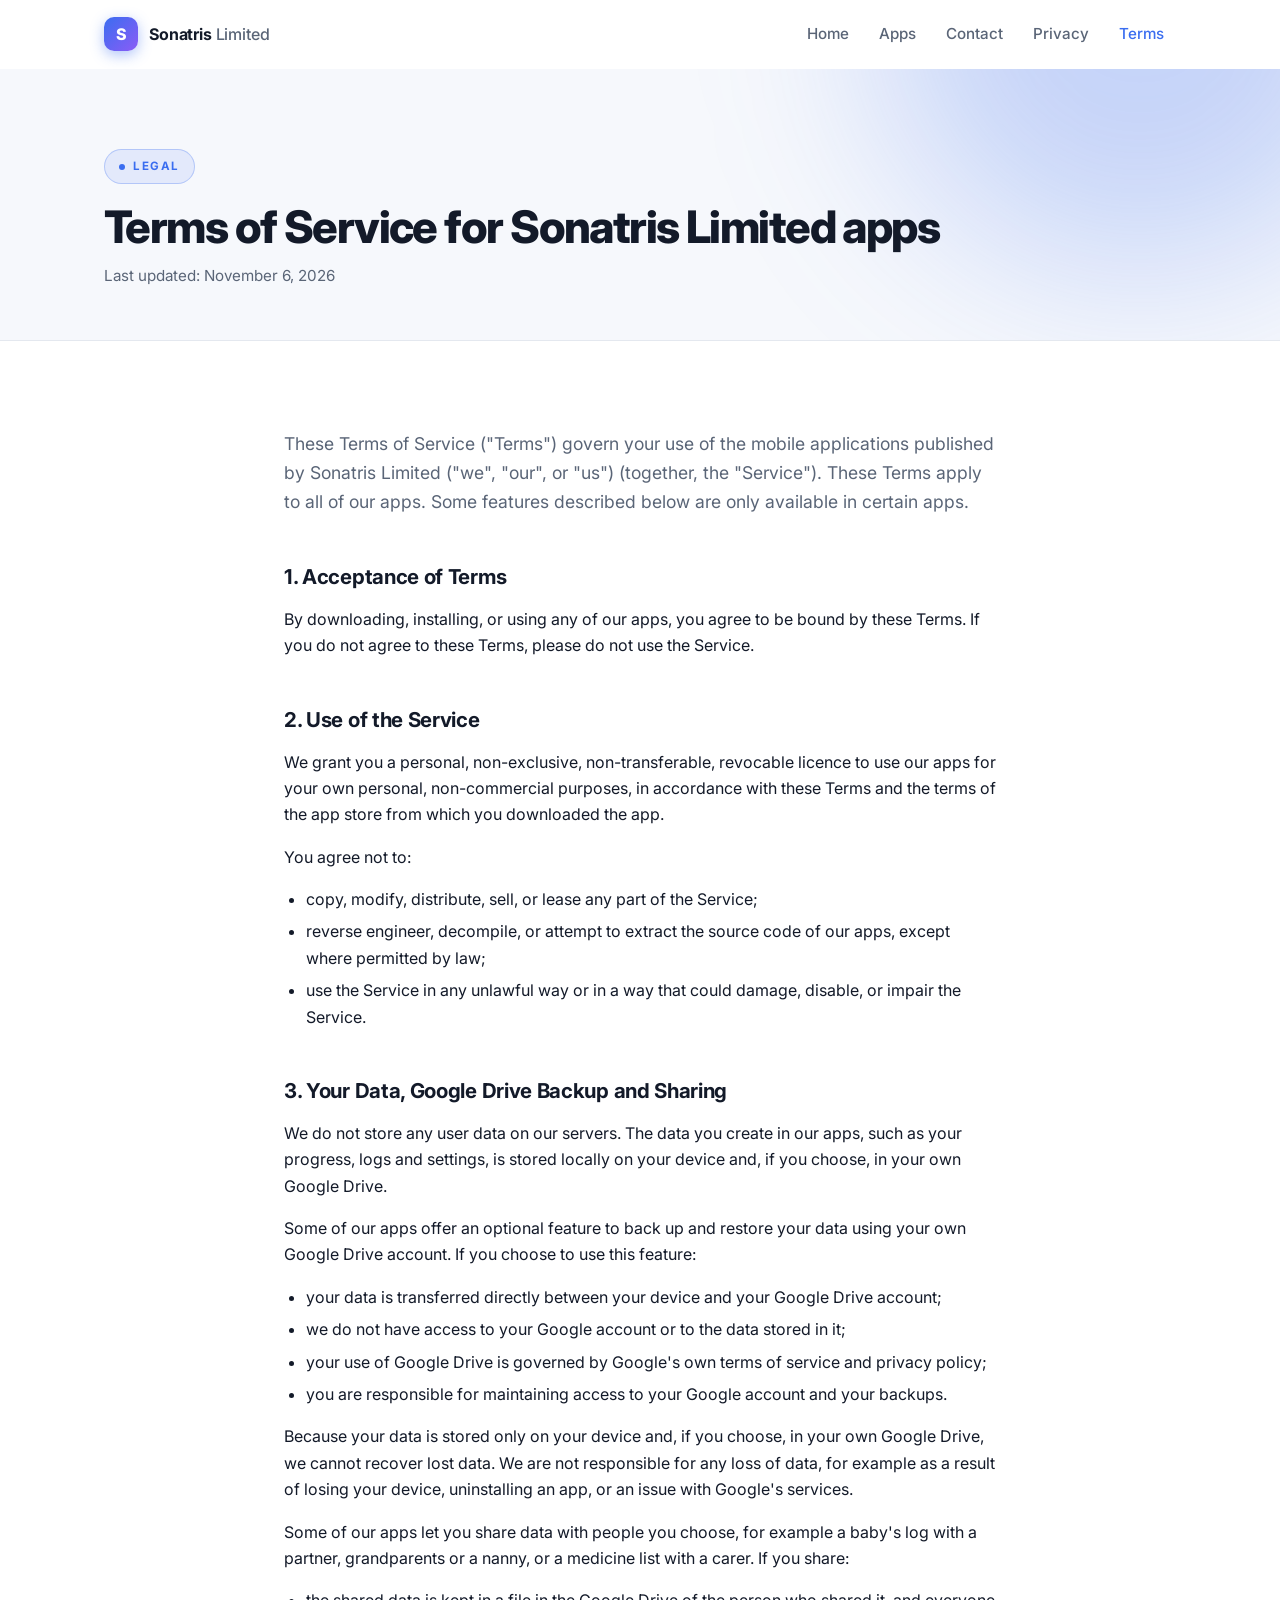
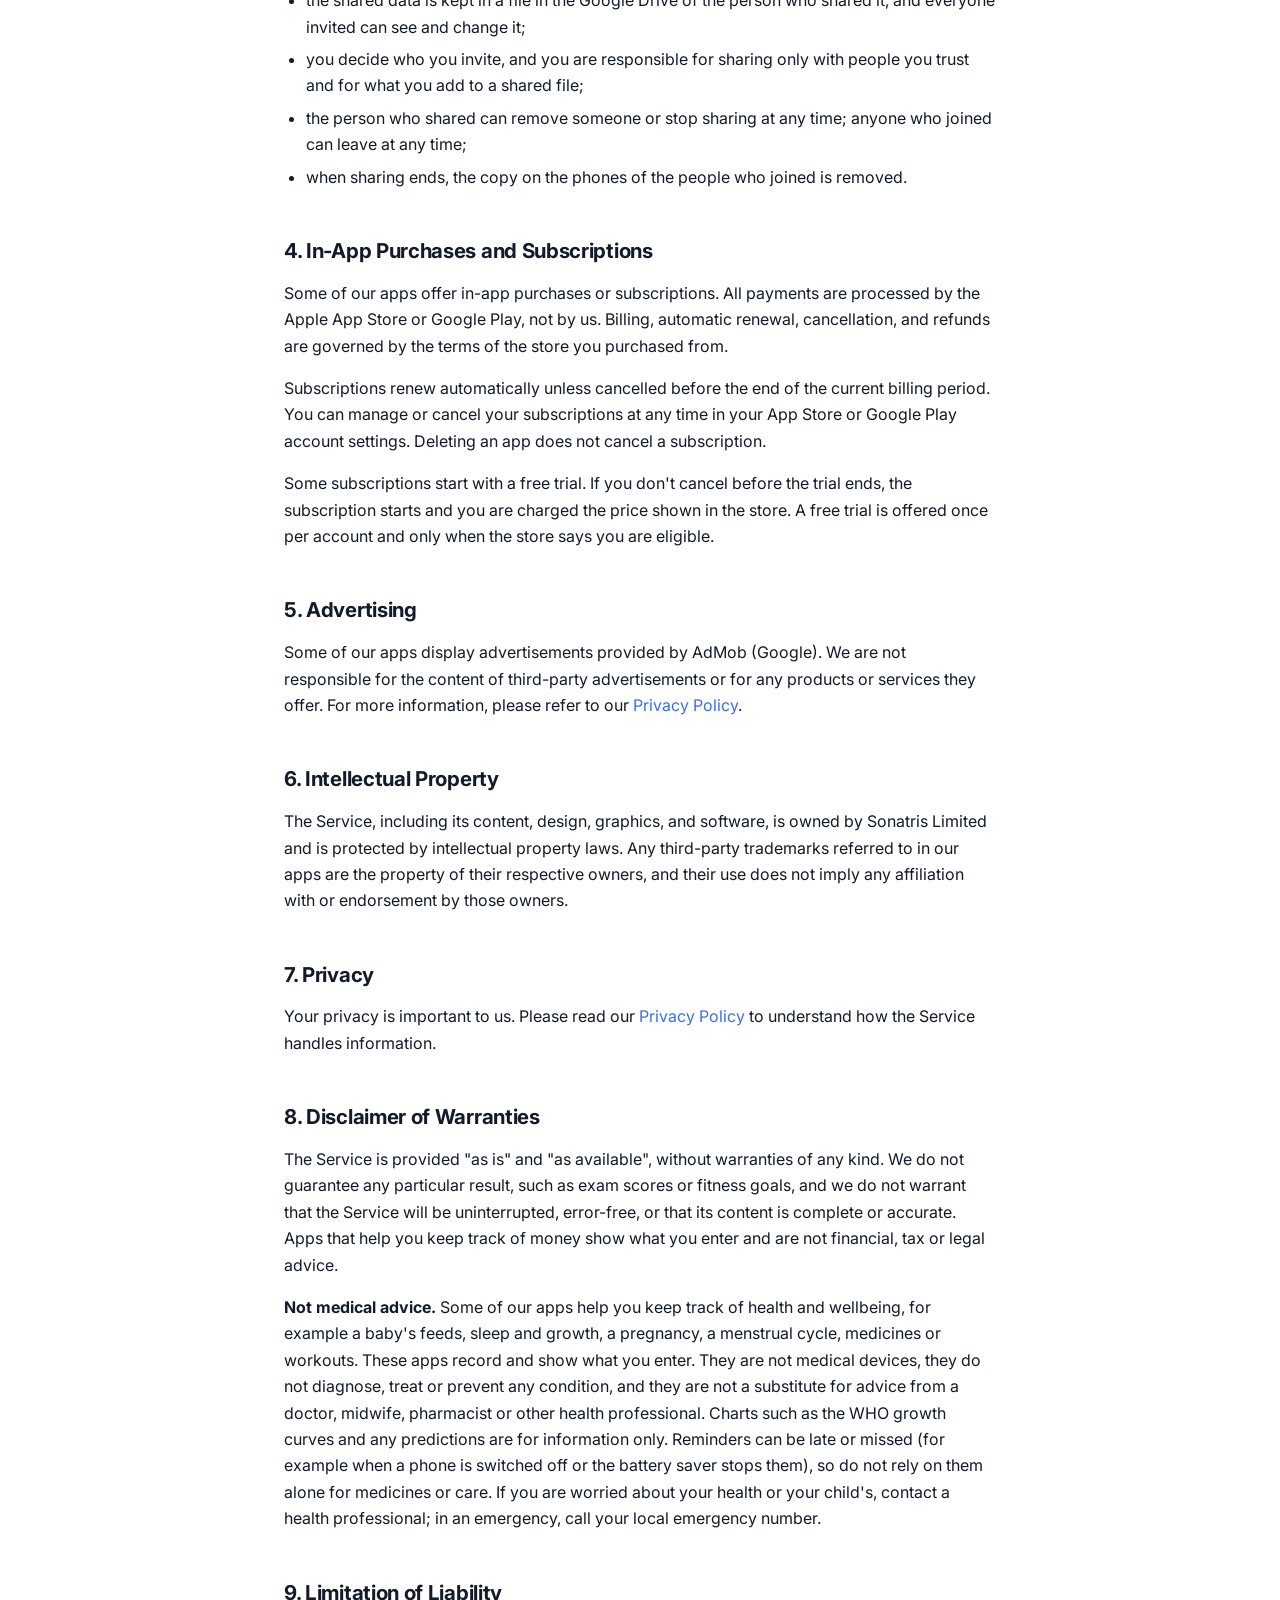
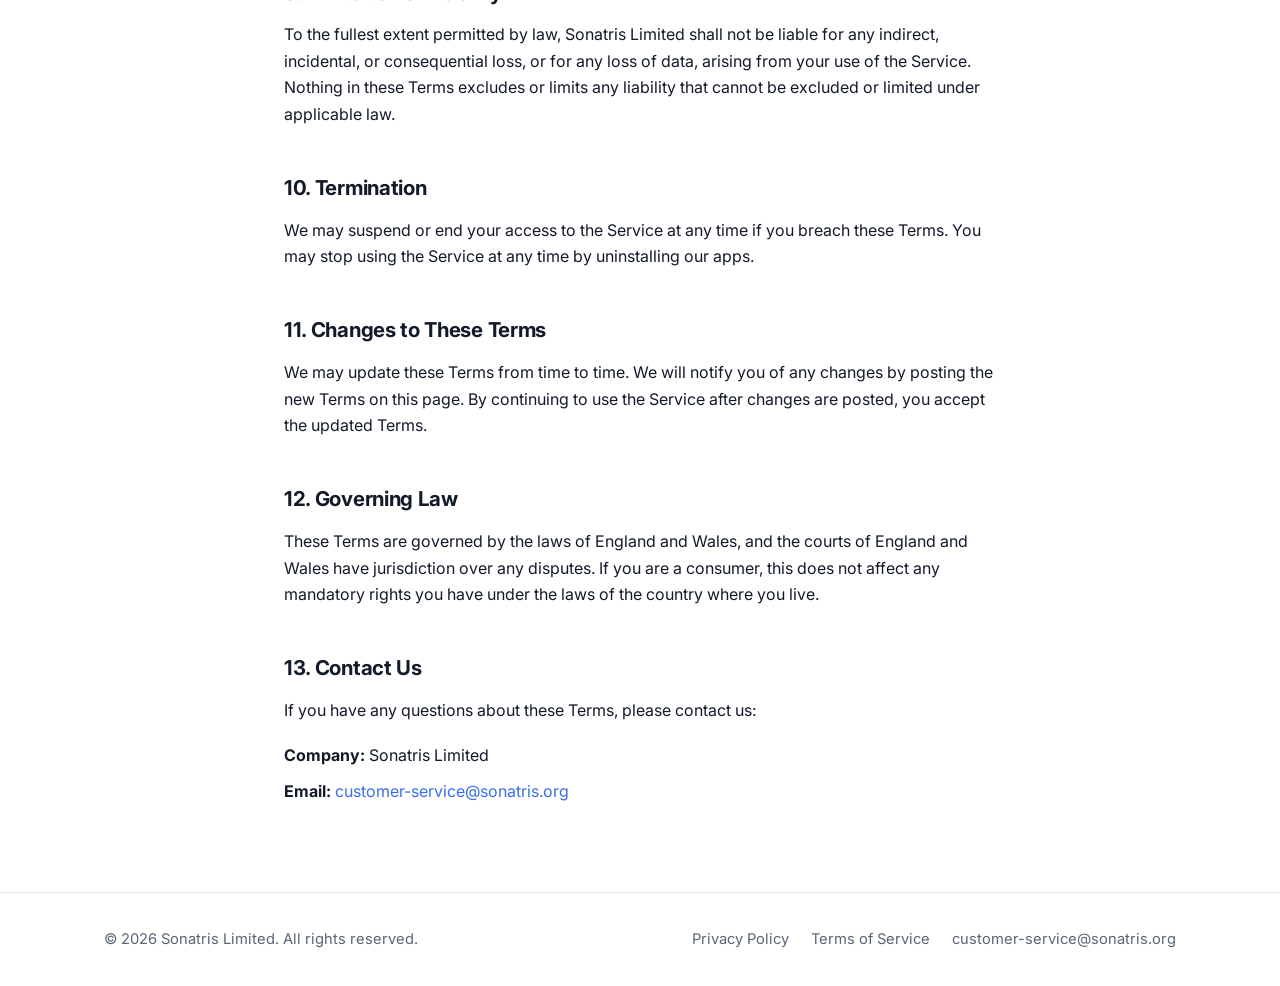
<file: terms.html>
<!DOCTYPE html>
<html lang="en">
<head>
  <meta charset="UTF-8" />
  <meta name="viewport" content="width=device-width, initial-scale=1.0" />
  <title>Terms of Service — Sonatris Limited</title>
  <meta name="description" content="Terms of Service for Sonatris Limited apps" />
  <link rel="canonical" href="https://sonatris.org/terms" />
  <link rel="icon" href="data:image/svg+xml,<svg xmlns='http://www.w3.org/2000/svg' viewBox='0 0 100 100'><text y='.9em' font-size='90'>🎧</text></svg>" />
  <link rel="preconnect" href="https://fonts.googleapis.com" />
  <link rel="preconnect" href="https://fonts.gstatic.com" crossorigin />
  <link href="https://fonts.googleapis.com/css2?family=Inter:wght@400;500;600;700;800&display=swap" rel="stylesheet" />
  <link rel="stylesheet" href="styles.css" />
</head>
<body>
  <header class="site-header">
    <div class="container header-inner">
      <a class="brand" href="/">
        <span class="brand-mark">S</span>
        <span class="brand-name">Sonatris <span class="brand-light">Limited</span></span>
      </a>
      <nav class="site-nav">
        <a href="/">Home</a>
        <a href="/#apps">Apps</a>
        <a href="/#contact">Contact</a>
        <a href="/privacy">Privacy</a>
        <a href="/terms" aria-current="page">Terms</a>
      </nav>
    </div>
  </header>

  <main>
    <section class="page-hero">
      <div class="container">
        <p class="eyebrow">Legal</p>
        <h1>Terms of Service for Sonatris Limited apps</h1>
        <p class="updated">Last updated: November 6, 2026</p>
      </div>
    </section>

    <section class="section">
      <div class="container prose">
        <p>
          These Terms of Service ("Terms") govern your use of the mobile
          applications published by Sonatris Limited ("we", "our", or "us")
          (together, the "Service"). These Terms apply to all of our apps.
          Some features described below are only available in certain apps.
        </p>

        <h2>1. Acceptance of Terms</h2>
        <p>
          By downloading, installing, or using any of our apps, you agree to be
          bound by these Terms. If you do not agree to these Terms, please do
          not use the Service.
        </p>

        <h2>2. Use of the Service</h2>
        <p>
          We grant you a personal, non-exclusive, non-transferable, revocable
          licence to use our apps for your own personal, non-commercial
          purposes, in accordance with these Terms and the terms of the app
          store from which you downloaded the app.
        </p>
        <p>You agree not to:</p>
        <ul>
          <li>copy, modify, distribute, sell, or lease any part of the Service;</li>
          <li>reverse engineer, decompile, or attempt to extract the source code of our apps, except where permitted by law;</li>
          <li>use the Service in any unlawful way or in a way that could damage, disable, or impair the Service.</li>
        </ul>

        <h2>3. Your Data, Google Drive Backup and Sharing</h2>
        <p>
          We do not store any user data on our servers. The data you create in
          our apps, such as your progress, logs and settings, is stored locally
          on your device and, if you choose, in your own Google Drive.
        </p>
        <p>
          Some of our apps offer an optional feature to back up and restore
          your data using your own Google Drive account. If you choose to use
          this feature:
        </p>
        <ul>
          <li>your data is transferred directly between your device and your Google Drive account;</li>
          <li>we do not have access to your Google account or to the data stored in it;</li>
          <li>your use of Google Drive is governed by Google's own terms of service and privacy policy;</li>
          <li>you are responsible for maintaining access to your Google account and your backups.</li>
        </ul>
        <p>
          Because your data is stored only on your device and, if you choose,
          in your own Google Drive, we cannot recover lost data. We are not
          responsible for any loss of data, for example as a result of losing
          your device, uninstalling an app, or an issue with Google's services.
        </p>
        <p>
          Some of our apps let you share data with people you choose, for
          example a baby's log with a partner, grandparents or a nanny, or a
          medicine list with a carer. If you share:
        </p>
        <ul>
          <li>the shared data is kept in a file in the Google Drive of the person who shared it, and everyone invited can see and change it;</li>
          <li>you decide who you invite, and you are responsible for sharing only with people you trust and for what you add to a shared file;</li>
          <li>the person who shared can remove someone or stop sharing at any time; anyone who joined can leave at any time;</li>
          <li>when sharing ends, the copy on the phones of the people who joined is removed.</li>
        </ul>

        <h2>4. In-App Purchases and Subscriptions</h2>
        <p>
          Some of our apps offer in-app purchases or subscriptions. All
          payments are processed by the Apple App Store or Google Play, not by
          us. Billing, automatic renewal, cancellation, and refunds are
          governed by the terms of the store you purchased from.
        </p>
        <p>
          Subscriptions renew automatically unless cancelled before the end of
          the current billing period. You can manage or cancel your
          subscriptions at any time in your App Store or Google Play account
          settings. Deleting an app does not cancel a subscription.
        </p>
        <p>
          Some subscriptions start with a free trial. If you don't cancel
          before the trial ends, the subscription starts and you are charged
          the price shown in the store. A free trial is offered once per
          account and only when the store says you are eligible.
        </p>

        <h2>5. Advertising</h2>
        <p>
          Some of our apps display advertisements provided by AdMob (Google).
          We are not responsible for the content of third-party advertisements
          or for any products or services they offer. For more information,
          please refer to our <a href="/privacy">Privacy Policy</a>.
        </p>

        <h2>6. Intellectual Property</h2>
        <p>
          The Service, including its content, design, graphics, and software,
          is owned by Sonatris Limited and is protected by intellectual
          property laws. Any third-party trademarks referred to in our apps are
          the property of their respective owners, and their use does not imply
          any affiliation with or endorsement by those owners.
        </p>

        <h2>7. Privacy</h2>
        <p>
          Your privacy is important to us. Please read our
          <a href="/privacy">Privacy Policy</a> to understand how the Service
          handles information.
        </p>

        <h2>8. Disclaimer of Warranties</h2>
        <p>
          The Service is provided "as is" and "as available", without
          warranties of any kind. We do not guarantee any particular result,
          such as exam scores or fitness goals, and we do not warrant that the
          Service will be uninterrupted, error-free, or that its content is
          complete or accurate. Apps that help you keep track of money show
          what you enter and are not financial, tax or legal advice.
        </p>
        <p>
          <strong>Not medical advice.</strong> Some of our apps help you keep
          track of health and wellbeing, for example a baby's feeds, sleep and
          growth, a pregnancy, a menstrual cycle, medicines or workouts. These
          apps record and show what you enter. They are not medical devices,
          they do not diagnose, treat or prevent any condition, and they are not
          a substitute for advice from a doctor, midwife, pharmacist or other
          health professional. Charts such as the WHO growth curves and any
          predictions are for information only. Reminders can be late or missed
          (for example when a phone is switched off or the battery saver stops
          them), so do not rely on them alone for medicines or care. If you are
          worried about your health or your child's, contact a health
          professional; in an emergency, call your local emergency number.
        </p>

        <h2>9. Limitation of Liability</h2>
        <p>
          To the fullest extent permitted by law, Sonatris Limited shall not be
          liable for any indirect, incidental, or consequential loss, or for
          any loss of data, arising from your use of the Service. Nothing in
          these Terms excludes or limits any liability that cannot be excluded
          or limited under applicable law.
        </p>

        <h2>10. Termination</h2>
        <p>
          We may suspend or end your access to the Service at any time if you
          breach these Terms. You may stop using the Service at any time by
          uninstalling our apps.
        </p>

        <h2>11. Changes to These Terms</h2>
        <p>
          We may update these Terms from time to time. We will notify you of
          any changes by posting the new Terms on this page. By continuing to
          use the Service after changes are posted, you accept the updated
          Terms.
        </p>

        <h2>12. Governing Law</h2>
        <p>
          These Terms are governed by the laws of England and Wales, and the
          courts of England and Wales have jurisdiction over any disputes. If
          you are a consumer, this does not affect any mandatory rights you
          have under the laws of the country where you live.
        </p>

        <h2>13. Contact Us</h2>
        <p>If you have any questions about these Terms, please contact us:</p>
        <ul class="contact-list">
          <li><strong>Company:</strong> Sonatris Limited</li>
          <li>
            <strong>Email:</strong>
            <a href="mailto:customer-service@sonatris.org">customer-service@sonatris.org</a>
          </li>
        </ul>
      </div>
    </section>
  </main>

  <footer class="site-footer">
    <div class="container footer-inner">
      <p>&copy; <span id="year">2026</span> Sonatris Limited. All rights reserved.</p>
      <nav class="footer-nav">
        <a href="/privacy">Privacy Policy</a>
        <a href="/terms">Terms of Service</a>
        <a href="mailto:customer-service@sonatris.org">customer-service@sonatris.org</a>
      </nav>
    </div>
  </footer>

  <script>
    document.getElementById('year').textContent = new Date().getFullYear();

    // Shadow the sticky header once the page scrolls.
    var header = document.querySelector('.site-header');
    var onScroll = function () {
      header.classList.toggle('is-stuck', window.scrollY > 8);
    };
    onScroll();
    window.addEventListener('scroll', onScroll, { passive: true });
  </script>
</body>
</html>
</file>
<file: styles.css>
:root {
  --bg: #ffffff;
  --bg-alt: #f6f8fc;
  --surface: #ffffff;
  --surface-2: #ffffff;
  --text: #131a29;
  --text-muted: #5a6577;
  --border: #e4e8ef;
  --border-strong: #d3dae6;
  --brand: #3a6df0;
  --brand-dark: #2a52c4;
  --accent: #8b5cf6;
  --accent-2: #06b6d4;
  --brand-contrast: #ffffff;
  --shadow-sm: 0 1px 2px rgba(20, 30, 60, 0.05);
  --shadow: 0 1px 3px rgba(20, 30, 60, 0.06), 0 10px 30px rgba(20, 30, 60, 0.07);
  --shadow-lg: 0 2px 6px rgba(20, 30, 60, 0.07), 0 24px 60px rgba(20, 30, 60, 0.13);
  --radius: 16px;
  --radius-lg: 22px;
  --maxw: 1120px;
}

@media (prefers-color-scheme: dark) {
  :root {
    --bg: #0b0f18;
    --bg-alt: #0f1421;
    --surface: #141c2b;
    --surface-2: #18202f;
    --text: #eaeff8;
    --text-muted: #98a5ba;
    --border: #232e42;
    --border-strong: #2e3b52;
    --brand: #6b93ff;
    --brand-dark: #4a76f2;
    --accent: #a78bfa;
    --accent-2: #22d3ee;
    --shadow-sm: 0 1px 2px rgba(0, 0, 0, 0.4);
    --shadow: 0 1px 3px rgba(0, 0, 0, 0.4), 0 10px 30px rgba(0, 0, 0, 0.4);
    --shadow-lg: 0 2px 6px rgba(0, 0, 0, 0.45), 0 24px 60px rgba(0, 0, 0, 0.55);
  }
}

* { box-sizing: border-box; }

html {
  scroll-behavior: smooth;
  scroll-padding-top: 84px;
}

body {
  margin: 0;
  font-family: "Inter", -apple-system, BlinkMacSystemFont, "Segoe UI", Roboto,
    Helvetica, Arial, sans-serif;
  color: var(--text);
  background: var(--bg);
  line-height: 1.65;
  -webkit-font-smoothing: antialiased;
  text-rendering: optimizeLegibility;
  overflow-x: hidden;
}

.container {
  width: 100%;
  max-width: var(--maxw);
  margin: 0 auto;
  padding: 0 24px;
}

a { color: var(--brand); text-decoration: none; }
a:hover { text-decoration: underline; }

::selection { background: color-mix(in srgb, var(--brand) 28%, transparent); }

:focus-visible {
  outline: 2px solid var(--brand);
  outline-offset: 3px;
  border-radius: 6px;
}

/* Header */
.site-header {
  position: sticky;
  top: 0;
  z-index: 20;
  background: color-mix(in srgb, var(--bg) 72%, transparent);
  backdrop-filter: saturate(180%) blur(16px);
  -webkit-backdrop-filter: saturate(180%) blur(16px);
  border-bottom: 1px solid transparent;
  transition: border-color 0.25s ease, box-shadow 0.25s ease,
    background 0.25s ease;
}
.site-header.is-stuck {
  border-bottom-color: var(--border);
  box-shadow: var(--shadow-sm);
  background: color-mix(in srgb, var(--bg) 86%, transparent);
}
.header-inner {
  display: flex;
  align-items: center;
  justify-content: space-between;
  height: 68px;
}
.brand {
  display: flex;
  align-items: center;
  gap: 11px;
  font-weight: 700;
  color: var(--text);
  letter-spacing: -0.01em;
}
.brand:hover { text-decoration: none; }
.brand-mark {
  display: grid;
  place-items: center;
  width: 34px;
  height: 34px;
  border-radius: 10px;
  background: linear-gradient(135deg, var(--brand), var(--accent));
  color: #fff;
  font-weight: 800;
  box-shadow: 0 4px 14px color-mix(in srgb, var(--brand) 40%, transparent);
  transition: transform 0.25s cubic-bezier(0.34, 1.56, 0.64, 1);
}
.brand:hover .brand-mark { transform: rotate(-8deg) scale(1.06); }
.brand-light { color: var(--text-muted); font-weight: 500; }

.site-nav { display: flex; gap: 6px; align-items: center; }
.site-nav a {
  position: relative;
  color: var(--text-muted);
  font-weight: 500;
  font-size: 0.95rem;
  padding: 8px 12px;
  border-radius: 8px;
  transition: color 0.2s ease, background 0.2s ease;
}
.site-nav a:hover {
  color: var(--text);
  background: color-mix(in srgb, var(--text) 6%, transparent);
  text-decoration: none;
}
.site-nav a[aria-current="page"] { color: var(--brand); }

/* Hero */
.hero {
  position: relative;
  padding: 112px 0 96px;
  overflow: hidden;
}
.hero::before,
.hero::after {
  content: "";
  position: absolute;
  border-radius: 50%;
  filter: blur(90px);
  pointer-events: none;
  z-index: 0;
}
.hero::before {
  width: 620px;
  height: 620px;
  top: -280px;
  right: -140px;
  background: color-mix(in srgb, var(--brand) 34%, transparent);
  opacity: 0.55;
}
.hero::after {
  width: 480px;
  height: 480px;
  bottom: -300px;
  left: -160px;
  background: color-mix(in srgb, var(--accent) 30%, transparent);
  opacity: 0.4;
}
.hero-inner { position: relative; z-index: 1; max-width: 760px; }

.eyebrow {
  display: inline-flex;
  align-items: center;
  gap: 8px;
  text-transform: uppercase;
  letter-spacing: 0.14em;
  font-size: 0.72rem;
  font-weight: 700;
  color: var(--brand);
  margin: 0 0 20px;
  padding: 7px 14px;
  border-radius: 999px;
  border: 1px solid color-mix(in srgb, var(--brand) 28%, transparent);
  background: color-mix(in srgb, var(--brand) 10%, transparent);
}
.eyebrow::before {
  content: "";
  width: 6px;
  height: 6px;
  border-radius: 50%;
  background: var(--brand);
  box-shadow: 0 0 0 0 color-mix(in srgb, var(--brand) 60%, transparent);
  animation: pulse 2.4s ease-out infinite;
}
@keyframes pulse {
  0% { box-shadow: 0 0 0 0 color-mix(in srgb, var(--brand) 55%, transparent); }
  70% { box-shadow: 0 0 0 8px transparent; }
  100% { box-shadow: 0 0 0 0 transparent; }
}

h1 {
  font-size: clamp(2.3rem, 6vw, 3.8rem);
  line-height: 1.05;
  margin: 0 0 22px;
  letter-spacing: -0.035em;
  font-weight: 800;
}
h1 .grad {
  background: linear-gradient(100deg, var(--brand), var(--accent) 55%, var(--accent-2));
  -webkit-background-clip: text;
  background-clip: text;
  color: transparent;
}
.lead {
  font-size: clamp(1.05rem, 2vw, 1.24rem);
  color: var(--text-muted);
  margin: 0 0 36px;
  max-width: 62ch;
}
.hero-actions { display: flex; flex-wrap: wrap; gap: 14px; }

.btn {
  display: inline-flex;
  align-items: center;
  gap: 8px;
  padding: 13px 26px;
  border-radius: 12px;
  font-weight: 600;
  font-size: 0.98rem;
  transition: transform 0.18s cubic-bezier(0.34, 1.56, 0.64, 1),
    box-shadow 0.22s ease, background 0.22s ease, border-color 0.22s ease,
    color 0.22s ease;
}
.btn:hover { text-decoration: none; transform: translateY(-2px); }
.btn:active { transform: translateY(0); }
.btn-primary {
  background: linear-gradient(135deg, var(--brand), var(--brand-dark));
  color: var(--brand-contrast);
  box-shadow: 0 6px 20px color-mix(in srgb, var(--brand) 38%, transparent);
}
.btn-primary:hover {
  box-shadow: 0 12px 30px color-mix(in srgb, var(--brand) 46%, transparent);
}
.btn-ghost {
  border: 1px solid var(--border-strong);
  color: var(--text);
  background: var(--surface);
  box-shadow: var(--shadow-sm);
}
.btn-ghost:hover { border-color: var(--brand); color: var(--brand); }

/* Stats strip */
.stats {
  position: relative;
  z-index: 1;
  display: flex;
  flex-wrap: wrap;
  gap: 40px;
  margin-top: 56px;
  padding-top: 34px;
  border-top: 1px solid var(--border);
}
.stat strong {
  display: block;
  font-size: 1.6rem;
  font-weight: 800;
  letter-spacing: -0.02em;
}
.stat span { color: var(--text-muted); font-size: 0.92rem; }

/* Sections */
.section { padding: 88px 0; }
.section-alt {
  background: var(--bg-alt);
  border-top: 1px solid var(--border);
  border-bottom: 1px solid var(--border);
}
.section h2 {
  font-size: clamp(1.7rem, 3.4vw, 2.3rem);
  margin: 0 0 12px;
  letter-spacing: -0.025em;
  font-weight: 800;
}
.section-intro {
  color: var(--text-muted);
  margin: 0 0 44px;
  font-size: 1.08rem;
  max-width: 60ch;
}

/* Cards */
.cards {
  display: grid;
  grid-template-columns: repeat(auto-fit, minmax(260px, 1fr));
  gap: 24px;
}
.card {
  position: relative;
  background: var(--surface);
  border: 1px solid var(--border);
  border-radius: var(--radius-lg);
  padding: 32px 30px;
  box-shadow: var(--shadow);
  overflow: hidden;
  transition: transform 0.3s cubic-bezier(0.22, 1, 0.36, 1),
    box-shadow 0.3s ease, border-color 0.3s ease;
}
.card::before {
  content: "";
  position: absolute;
  inset: 0 0 auto 0;
  height: 3px;
  background: linear-gradient(90deg, var(--brand), var(--accent));
  opacity: 0;
  transition: opacity 0.3s ease;
}
.card:hover {
  transform: translateY(-6px);
  box-shadow: var(--shadow-lg);
  border-color: var(--border-strong);
}
.card:hover::before { opacity: 1; }
.card-icon {
  display: grid;
  place-items: center;
  width: 52px;
  height: 52px;
  font-size: 1.6rem;
  margin-bottom: 18px;
  border-radius: 14px;
  background: linear-gradient(
    135deg,
    color-mix(in srgb, var(--brand) 14%, transparent),
    color-mix(in srgb, var(--accent) 14%, transparent)
  );
  border: 1px solid var(--border);
}
.card-icon-img {
  background: none;
  overflow: hidden;
}
.card-icon-img img {
  width: 100%;
  height: 100%;
  object-fit: cover;
  border-radius: inherit;
  display: block;
}
.card h3 {
  margin: 0 0 10px;
  font-size: 1.22rem;
  font-weight: 700;
  letter-spacing: -0.015em;
}
.card p { margin: 0; color: var(--text-muted); }
.card-tag {
  display: inline-block;
  margin-top: 16px;
  padding: 4px 11px;
  border-radius: 999px;
  font-size: 0.76rem;
  font-weight: 600;
  letter-spacing: 0.03em;
  color: var(--brand);
  background: color-mix(in srgb, var(--brand) 12%, transparent);
}

/* Contact */
.contact-inner { max-width: 760px; }
.contact-card {
  margin-top: 8px;
  background: var(--surface);
  border: 1px solid var(--border);
  border-radius: var(--radius-lg);
  padding: 30px;
  box-shadow: var(--shadow);
}
.contact-list { list-style: none; padding: 0; margin: 0; }
.contact-list li { margin-bottom: 10px; }
.contact-list li:last-child { margin-bottom: 0; }
.contact-list strong { color: var(--text); }

/* Page hero (privacy) */
.page-hero {
  position: relative;
  padding: 80px 0 52px;
  border-bottom: 1px solid var(--border);
  background: var(--bg-alt);
  overflow: hidden;
}
.page-hero::after {
  content: "";
  position: absolute;
  width: 520px;
  height: 520px;
  top: -320px;
  right: -120px;
  border-radius: 50%;
  filter: blur(90px);
  background: color-mix(in srgb, var(--brand) 26%, transparent);
  pointer-events: none;
}
.page-hero .container { position: relative; z-index: 1; }
.page-hero h1 { font-size: clamp(1.9rem, 4.4vw, 2.8rem); margin: 0 0 12px; }
.updated { color: var(--text-muted); margin: 0; font-size: 0.95rem; }

/* Prose */
.prose { max-width: 760px; }
.prose > p:first-child {
  font-size: 1.1rem;
  color: var(--text-muted);
}
.prose h2 {
  font-size: 1.28rem;
  font-weight: 700;
  margin: 44px 0 12px;
  letter-spacing: -0.015em;
  scroll-margin-top: 90px;
}
.prose p { margin: 0 0 16px; color: var(--text); }
.prose ul:not(.contact-list) { margin: 0 0 16px; padding-left: 22px; }
.prose ul:not(.contact-list) li { margin-bottom: 6px; }
.prose .contact-list { margin-top: 18px; }
.prose .contact-list li { color: var(--text); }

/* Footer */
.site-footer {
  border-top: 1px solid var(--border);
  background: var(--bg);
  padding: 34px 0;
}
.footer-inner {
  display: flex;
  flex-wrap: wrap;
  align-items: center;
  justify-content: space-between;
  gap: 14px;
  color: var(--text-muted);
  font-size: 0.92rem;
}
.footer-inner p { margin: 0; }
.footer-nav { display: flex; gap: 22px; flex-wrap: wrap; }
.footer-nav a { color: var(--text-muted); }
.footer-nav a:hover { color: var(--brand); }

/* Scroll reveal */
.reveal {
  opacity: 0;
  transform: translateY(18px);
  transition: opacity 0.6s ease, transform 0.6s cubic-bezier(0.22, 1, 0.36, 1);
}
.reveal.is-visible { opacity: 1; transform: none; }

@media (prefers-reduced-motion: reduce) {
  html { scroll-behavior: auto; }
  *, *::before, *::after {
    animation-duration: 0.01ms !important;
    animation-iteration-count: 1 !important;
    transition-duration: 0.01ms !important;
  }
  .reveal { opacity: 1; transform: none; }
}

@media (max-width: 720px) {
  .stats { gap: 26px; }
}

@media (max-width: 560px) {
  .site-nav { gap: 0; }
  .site-nav a { padding: 8px 9px; font-size: 0.88rem; }
  .brand-name { display: none; }
  .hero { padding: 72px 0 60px; }
  .section { padding: 60px 0; }
  .card { padding: 26px 24px; }
  .btn { width: 100%; justify-content: center; }
}
</file>
